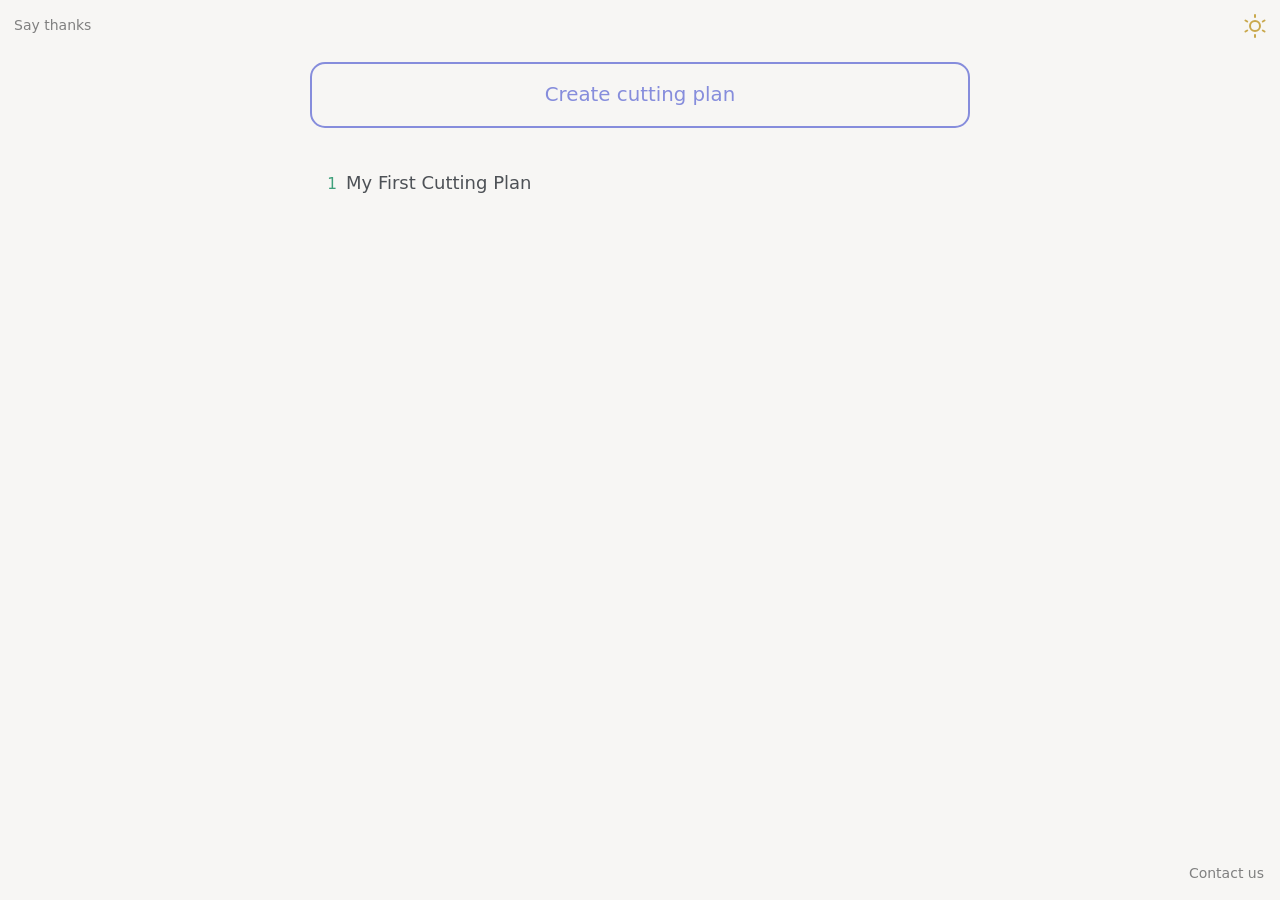
<file: index.html>
<!doctype html>
<html lang="en">
<head>
    <meta charset="UTF-8"/>
    <meta name="viewport" content="width=device-width, initial-scale=1.0, shrink-to-fit=no"/>
    <meta name="mobile-web-app-capable" content="yes"/>
    <meta name="theme-color" content="#262728"/>
    <meta name="msapplication-config" content="none">

    <title data-i18n="appName">whCut</title>

    <link rel="canonical" href="https://yugle7.github.io/wh-cut/"/>
    <link rel="manifest" href="manifest.webmanifest"/>
    <link rel="stylesheet" href="style.css"/>

    <link rel="icon" type="image/png" sizes="192x192" href="icons/icon-192.png">
    <link rel="icon" type="image/svg+xml" href="favicon.svg"/>

    <link rel="apple-touch-icon" href="icons/icon-192.png">
    <link rel="yandex-tableau-widget" href="tableau.json">
</head>

<body>
<article id="main">
    <div id="hello">
        <a
                href="https://pay.cloudtips.ru/p/9e3a23d6"
                target="_blank"
                class="link"
                data-i18n="support"
        ></a>

        <button id="change-theme" class="right">
            <svg class="menu hidden yellow">
                <use href="sprite.svg#sun"></use>
            </svg>
            <svg class="menu hidden blue">
                <use href="sprite.svg#moon"></use>
            </svg>
        </button>
    </div>

    <div class="content">
        <button class="button" id="create-task" data-i18n="createTask"></button>
        <br>
        <ol id="tasks"></ol>
    </div>

    <a class="link ask" href="mailto:yuzhakov.gleb@gmail.com?subject=whCut" data-i18n="mailTo"></a>
</article>

<article id="to-remove-task" class="modal hidden">
    <div>
        <div data-i18n="removeTaskQuestion"></div>
        <div data-key="title" class="big"></div>

        <span class="center">
            <button id="yes-remove-task" class="eye" data-i18n="yes"></button>
            <button id="no-remove-task" class="eye" data-i18n="no"></button>
        </span>
    </div>
</article>

<article id="setting" class="hidden">
    <div>
        <label for="task-title" class="hidden" data-i18n="title"></label>

        <input
                type="text"
                class="big"
                id="task-title"
                data-i18n-placeholder="title"
                inputmode="text"
                autocomplete="off"
                autocapitalize="sentences"
                spellcheck="false"
        />

    </div>

    <div id="update-task"></div>

    <div id="task" class="hidden">
        <form autocomplete="off">
            <div>
                <label for="task-start" data-i18n="start"></label>
                <input type="date" id="task-start" tabindex="1" autocomplete="off"/>
            </div>

            <div>
                <label for="task-finish" data-i18n="finish"></label>
                <input type="date" id="task-finish" tabindex="2" autocomplete="off"/>
            </div>

            <div>
                <label for="task-kerf" data-i18n="kerf"></label>
                <input
                        type="number"
                        inputmode="numeric"
                        id="task-kerf"
                        data-i18n-placeholder="mm"
                        tabindex="3"
                        autocomplete="off"
                />
            </div>

            <label for="task-material" class="hidden" data-i18n="material"></label>
            <input
                    id="task-material"
                    type="text"
                    data-i18n-placeholder="material"
                    tabindex="4"
                    autocomplete="off"
                    autocapitalize="sentences"
                    spellcheck="false"
                    inputmode="text"
            />

            <button
                    type="button"
                    id="save-task"
                    class="create"
                    onclick="toSave()"
                    data-i18n="save"
            ></button>
        </form>
    </div>

    <br/>

    <span class="header wide">
        <span class="big" data-i18n="sheet"></span>

        <button id="to-sheet-tip" class="to-tip">
            <svg class="blue">
                <use href="sprite.svg#tip"></use>
            </svg>
        </button>
    </span>

    <button id="update-sheet" class="header"></button>

    <div id="sheet" class="hidden">
        <form autocomplete="off">
            <section>
                <label for="sheet-width" data-i18n="length"></label>
                <label for="sheet-rotated" data-i18n="rotation"></label>
                <label for="sheet-height" data-i18n="width"></label>

                <span></span>

                <label for="sheet-edge" data-i18n="edge"></label>

                <span></span>

                <label for="sheet-depth" data-i18n="thickness"></label>

                <input
                        type="number"
                        inputmode="numeric"
                        id="sheet-width"
                        data-i18n-placeholder="mm"
                        autocomplete="off"
                        tabindex="1"
                />

                <button type="button" id="sheet-rotated" tabindex="2"></button>

                <input
                        type="number"
                        inputmode="numeric"
                        id="sheet-height"
                        data-i18n-placeholder="mm"
                        autocomplete="off"
                        tabindex="3"
                />

                <svg>
                    <use href="sprite.svg#v"></use>
                </svg>

                <input
                        type="number"
                        inputmode="numeric"
                        id="sheet-edge"
                        data-i18n-placeholder="mm"
                        autocomplete="off"
                        tabindex="4"
                />

                <span></span>

                <input
                        type="number"
                        inputmode="numeric"
                        id="sheet-depth"
                        data-i18n-placeholder="mm"
                        autocomplete="off"
                        tabindex="5"
                />
            </section>

            <button
                    type="button"
                    id="save-sheet"
                    class="create"
                    onclick="toSave()"
                    data-i18n="save"
            ></button>
        </form>
    </div>

    <br/>

    <div class="header">
        <span class="big wide" data-i18n="scraps"></span>

        <button id="add-scrap" class="head">
            <svg class="yellow">
                <use href="sprite.svg#plus"></use>
            </svg>
        </button>
    </div>

    <ol id="scraps"></ol>

    <div class="header">
        <span class="wide"></span>

        <button id="create-scrap" class="create" data-i18n="add"></button>
    </div>

    <br/>

    <div class="header">
        <span class="big wide" data-i18n="edgings"></span>

        <button id="add-edging" class="head">
            <svg class="yellow">
                <use href="sprite.svg#plus"></use>
            </svg>
        </button>
    </div>

    <ol id="edgings"></ol>

    <div class="header">
        <span class="wide"></span>

        <button id="create-edging" class="create" data-i18n="add"></button>
    </div>

    <br/>

    <div class="header">
        <span class="wide">
            <span class="big" data-i18n="rolls"></span>

            <button id="to-roll-tip" class="to-tip">
                <svg class="blue">
                    <use href="sprite.svg#tip"></use>
                </svg>
            </button>
        </span>

        <button id="add-roll" class="head">
            <svg class="yellow">
                <use href="sprite.svg#plus"></use>
            </svg>
        </button>
    </div>

    <ol id="rolls"></ol>

    <div class="header">
        <span class="wide"></span>

        <button id="create-roll" class="create" data-i18n="add"></button>
    </div>

    <br/>

    <div class="header">
        <span class="big wide" data-i18n="pieces"></span>

        <button id="add-piece" class="head">
            <svg class="yellow">
                <use href="sprite.svg#plus"></use>
            </svg>
        </button>
    </div>

    <ol id="pieces"></ol>

    <div class="header">
        <span class="wide"></span>

        <button id="create-piece" class="create" data-i18n="add"></button>
    </div>

    <br/>

    <div class="setting">
        <button class="button" data-i18n="cut"></button>
        <button id="remove-task" class="center eye red action" data-i18n="deleteTask"></button>
    </div>

    <br/>

    <nav>
        <button id="to-main">
            <svg class="green">
                <use href="sprite.svg#left"></use>
            </svg>
        </button>

        <button id="to-cutting">
            <svg class="yellow">
                <use href="sprite.svg#cutting"></use>
            </svg>
        </button>

        <label for="to-cutting" class="right" data-i18n="fastCut"></label>
        <span id="no-cutting" class="right small red"></span>
    </nav>

    <div class="hidden">
        <div id="scrap">
            <form autocomplete="off">
                <section>
                    <label for="scrap-width" data-i18n="length"></label>

                    <span></span>

                    <label for="scrap-height" data-i18n="width"></label>

                    <span></span>

                    <label for="scrap-edge" data-i18n="edge"></label>

                    <span></span>

                    <label for="scrap-count" data-i18n="quantity"></label>

                    <input
                            type="number"
                            inputmode="numeric"
                            id="scrap-width"
                            data-i18n-placeholder="mm"
                            autocomplete="off"
                            tabindex="1"
                    />

                    <svg class="icon">
                        <use href="sprite.svg#x"></use>
                    </svg>

                    <input
                            type="number"
                            inputmode="numeric"
                            id="scrap-height"
                            data-i18n-placeholder="mm"
                            autocomplete="off"
                            tabindex="2"
                    />

                    <svg class="icon">
                        <use href="sprite.svg#v"></use>
                    </svg>

                    <input
                            type="number"
                            inputmode="numeric"
                            id="scrap-edge"
                            data-i18n-placeholder="mm"
                            autocomplete="off"
                            tabindex="3"
                    />

                    <span></span>

                    <input
                            type="number"
                            inputmode="numeric"
                            id="scrap-count"
                            data-i18n-placeholder="pcs"
                            autocomplete="off"
                            tabindex="4"
                    />
                </section>

                <button
                        type="button"
                        id="delete-scrap"
                        class="delete"
                        onclick="toDelete(event)"
                        data-i18n="delete"
                ></button>
            </form>
        </div>

        <div id="edging">
            <form autocomplete="off">
                <section>
                    <label for="edging-line" data-i18n="line"></label>

                    <span></span>

                    <label for="edging-thick" data-i18n="thickness"></label>

                    <button id="edging-line" tabindex="1"></button>

                    <span></span>

                    <input
                            type="number"
                            inputmode="numeric"
                            step="0.1"
                            id="edging-thick"
                            data-i18n-placeholder="mm"
                            autocomplete="off"
                            tabindex="2"
                    />
                </section>

                <label for="edging-text" class="hidden" data-i18n="description"></label>

                <textarea
                        id="edging-text"
                        data-i18n-placeholder="description"
                        tabindex="2"
                        autocomplete="off"
                ></textarea>

                <button
                        type="button"
                        id="delete-edging"
                        class="delete"
                        onclick="toDelete(event)"
                        data-i18n="delete"
                ></button>
            </form>
        </div>

        <div id="roll">
            <form autocomplete="off">
                <section>
                    <label for="roll-edging" data-i18n="edging"></label>

                    <label class="left" data-i18n="innerOuter"></label>

                    <label for="roll-inner" class="hidden" data-i18n="inner"></label>
                    <label for="roll-outer" class="hidden" data-i18n="outer"></label>

                    <span></span>

                    <button id="roll-edging" tabindex="1"></button>

                    <div>
                        <svg class="icon">
                            <use href="sprite.svg#v"></use>
                        </svg>

                        <input
                                type="number"
                                inputmode="numeric"
                                step="0.1"
                                id="roll-inner"
                                data-i18n-placeholder="mm"
                                autocomplete="off"
                                tabindex="2"
                        />

                        <span class="pad">-</span>

                        <input
                                type="number"
                                inputmode="numeric"
                                step="0.1"
                                id="roll-outer"
                                data-i18n-placeholder="mm"
                                autocomplete="off"
                                tabindex="3"
                        />
                    </div>

                    <span></span>
                </section>

                <button
                        type="button"
                        id="delete-roll"
                        class="delete"
                        onclick="toDelete(event)"
                        data-i18n="delete"
                ></button>
            </form>
        </div>

        <div id="piece">
            <form autocomplete="off">
                <section>
                    <label for="piece-width" data-i18n="length"></label>
                    <label for="piece-rotated" data-i18n="rotation"></label>
                    <label for="piece-height" data-i18n="width"></label>

                    <span></span>

                    <label
                            for="piece-extra"
                            data-i18n="extra"
                    ></label>

                    <label
                            for="piece-count"
                            data-i18n="quantity"
                    ></label>

                    <input
                            type="number"
                            inputmode="numeric"
                            id="piece-width"
                            data-i18n-placeholder="mm"
                            autocomplete="off"
                            tabindex="1"
                    />

                    <button
                            type="button"
                            id="piece-rotated"
                            tabindex="2"
                    ></button>

                    <input
                            type="number"
                            inputmode="numeric"
                            id="piece-height"
                            data-i18n-placeholder="mm"
                            autocomplete="off"
                            tabindex="3"
                    />

                    <span></span>

                    <button
                            id="piece-extra"
                            tabindex="4"
                    ></button>

                    <input
                            type="number"
                            inputmode="numeric"
                            id="piece-count"
                            data-i18n-placeholder="pcs"
                            autocomplete="off"
                            tabindex="5"
                    />

                    <button id="piece-edging-up" tabindex="6"></button>

                    <span></span>

                    <button id="piece-edging-left" tabindex="8"></button>

                    <span></span>
                    <span></span>
                    <span></span>

                    <button
                            id="piece-edging-down"
                            tabindex="7"
                    ></button>

                    <span></span>

                    <button id="piece-edging-right" tabindex="9"></button>

                    <span></span>
                    <span></span>
                    <span></span>
                </section>

                <label for="piece-text" class="hidden" data-i18n="description"></label>

                <textarea
                        id="piece-text"
                        data-i18n-placeholder="description"
                        tabindex="10"
                ></textarea>

                <button
                        type="button"
                        id="delete-piece"
                        class="delete"
                        onclick="toDelete(event)"
                        data-i18n="delete"
                ></button>
            </form>
        </div>
    </div>
</article>

<article id="cutting" class="hidden">
    <div id="drop"></div>

    <div id="gutter">
        <div></div>
    </div>

    <div class="wrapper">
        <div id="take"></div>
    </div>

    <nav>
        <button id="to-setting">
            <svg class="yellow">
                <use href="sprite.svg#left"></use>
            </svg>
        </button>

        <button id="download-cutting">
            <svg class="green">
                <use href="sprite.svg#download"></use>
            </svg>
        </button>
        <label for="download-cutting" class="hidden"></label>

        <span class="right"></span>
        <button id="rotate-piece">
            <svg>
                <use href="sprite.svg#rotate"></use>
            </svg>
        </button>

        <button id="cut-direction">
            <svg>
                <use href="sprite.svg#direction"></use>
            </svg>
        </button>

        <button id="fast-cut">
            <svg>
                <use href="sprite.svg#cut"></use>
            </svg>
        </button>

        <button id="clear-cutting">
            <svg>
                <use href="sprite.svg#clear"></use>
            </svg>
        </button>

        <button id="to-cut-tip" class="to-tip">
            <svg class="blue">
                <use href="sprite.svg#tip"></use>
            </svg>
        </button>
    </nav>

    <button id="slow-cut" class="eye hidden" data-i18n="slowCut"></button>
</article>

<div id="print"></div>

<div id="cut-overlay">
    <div class="spinner"></div>
</div>

<div id="tip-overlay">
    <div id="tip">
        <button id="close-tip" class="yellow">OK</button>
    </div>
</div>

<div id="modal" hidden>
    <div class="dialog" role="dialog" aria-modal="true">
        <p id="question"></p>
        <div class="actions">
            <button id="confirm" data-i18n="yes"></button>
            <button id="cancel" data-i18n="no"></button>
        </div>
    </div>
</div>


<div class="hidden">
    <section id="cut-tip">
        <p>
            <svg>
                <use href="sprite.svg#rotate"></use>
            </svg>
            —
            <span data-i18n="cutTipRotate"></span>
        </p>

        <p>
            <svg>
                <use href="sprite.svg#direction"></use>
            </svg>
            —
            <span data-i18n="cutTipDirection"></span>
        </p>

        <p>
            <svg>
                <use href="sprite.svg#cut"></use>
            </svg>
            —
            <span data-i18n="cutTipAuto"></span>
        </p>

        <p>
            <svg>
                <use href="sprite.svg#clear"></use>
            </svg>
            —
            <span data-i18n="cutTipClear"></span>
        </p>

        <small data-i18n="cutTipNote"></small>
    </section>

    <section id="roll-tip">
        <p>
            <span data-i18n="rollTipEdging"></span>
            —
            <span data-i18n="rollTipEdgingText"></span>
        </p>

        <p>
            <span data-i18n="rollTipInner"></span>
            —
            <span data-i18n="rollTipInnerText"></span>
        </p>

        <p>
            <span data-i18n="rollTipOuter"></span>
            —
            <span data-i18n="rollTipOuterText"></span>
        </p>

        <small data-i18n="rollTipNote"></small>
    </section>

    <section id="sheet-tip">
        <p>
            <span data-i18n="sheetTipRotation"></span>
            —
            <span data-i18n="sheetTipRotationText"></span>
        </p>

        <p>
            <span data-i18n="sheetTipEdge"></span>
            —
            <span data-i18n="sheetTipEdgeText"></span>
        </p>
    </section>
</div>

<script src="data.js"></script>
<script src="script.js"></script>

<script>
    if (navigator.serviceWorker) {
        navigator.serviceWorker
            .register("/wh-cut/sw.js", {
                scope: "/wh-cut/",
                updateViaCache: "none"
            })
            .then((reg) => {
                reg.update();

                if (reg.waiting) {
                    reg.waiting.postMessage("skipWaiting");
                }

                navigator.serviceWorker.addEventListener(
                    "controllerchange",
                    () => {
                        window.location.reload();
                    }
                );
            });
    }
</script>

</body>
</html>
</file>
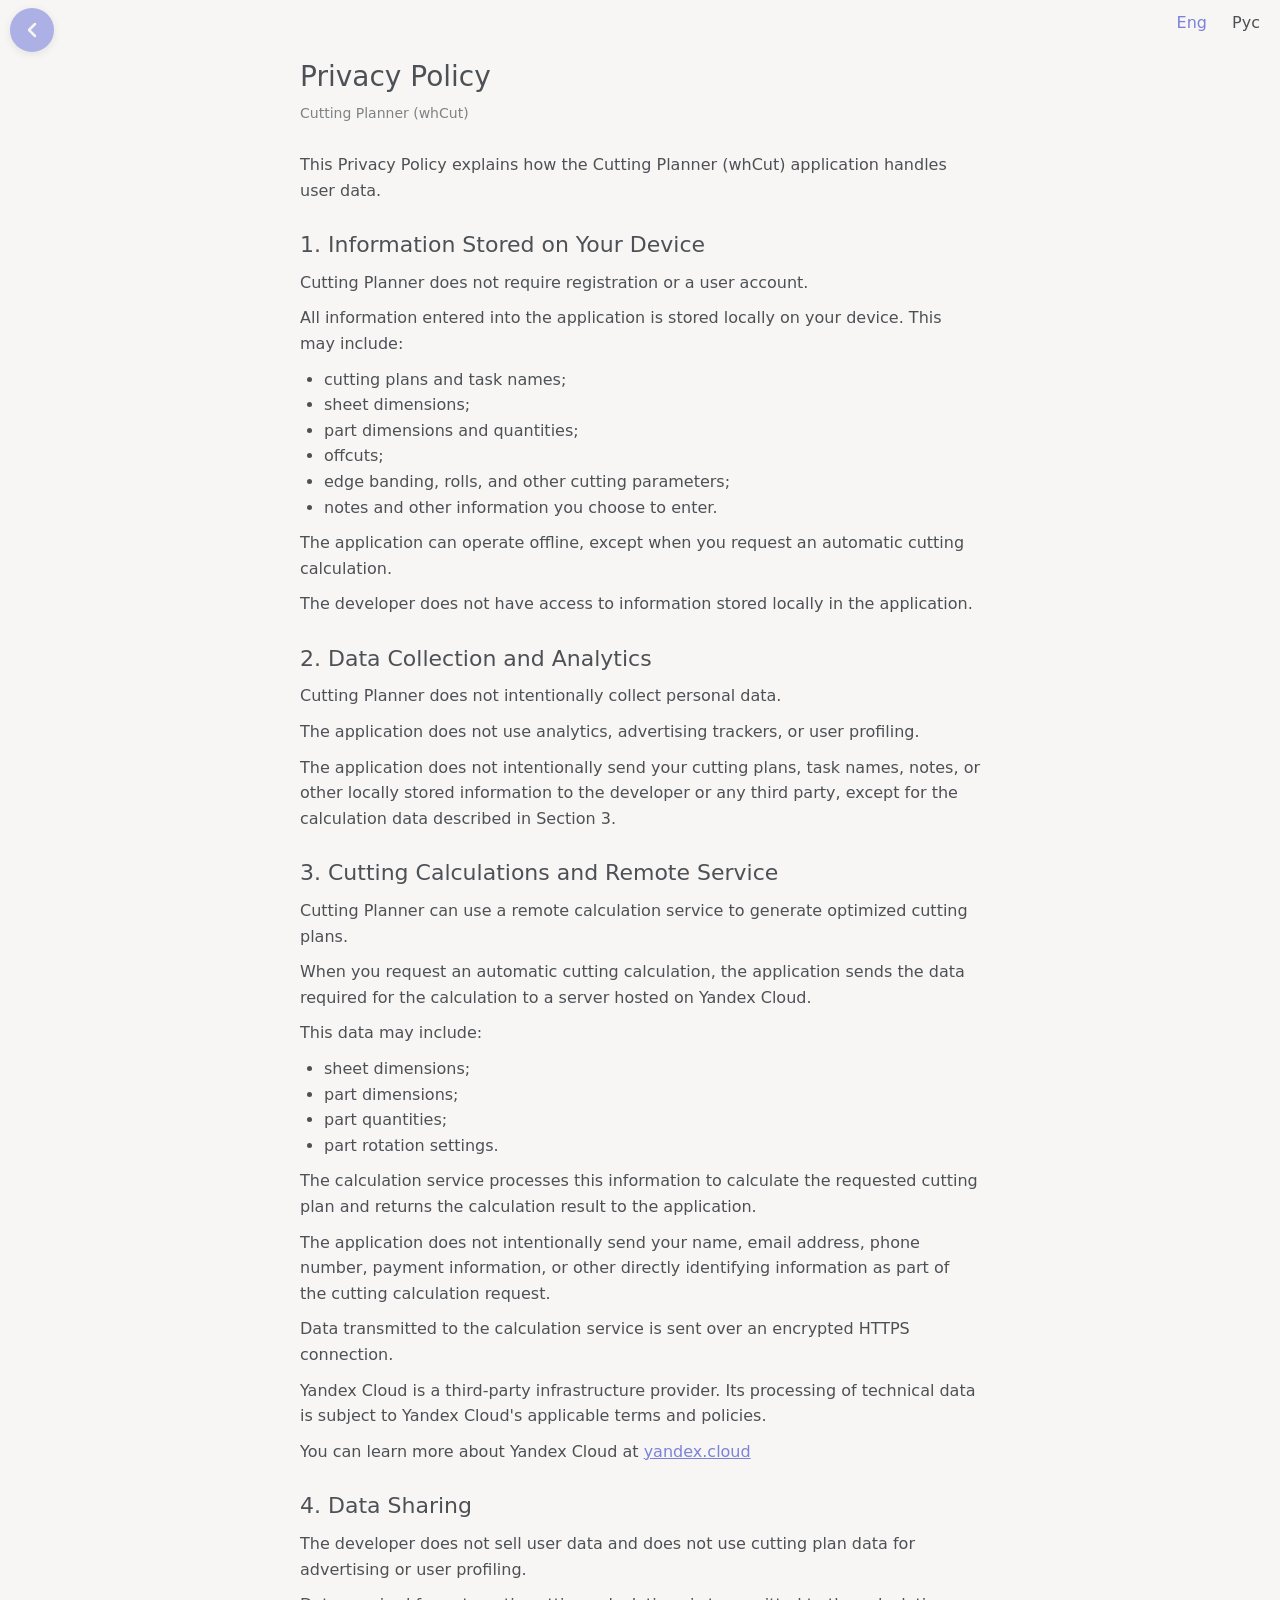
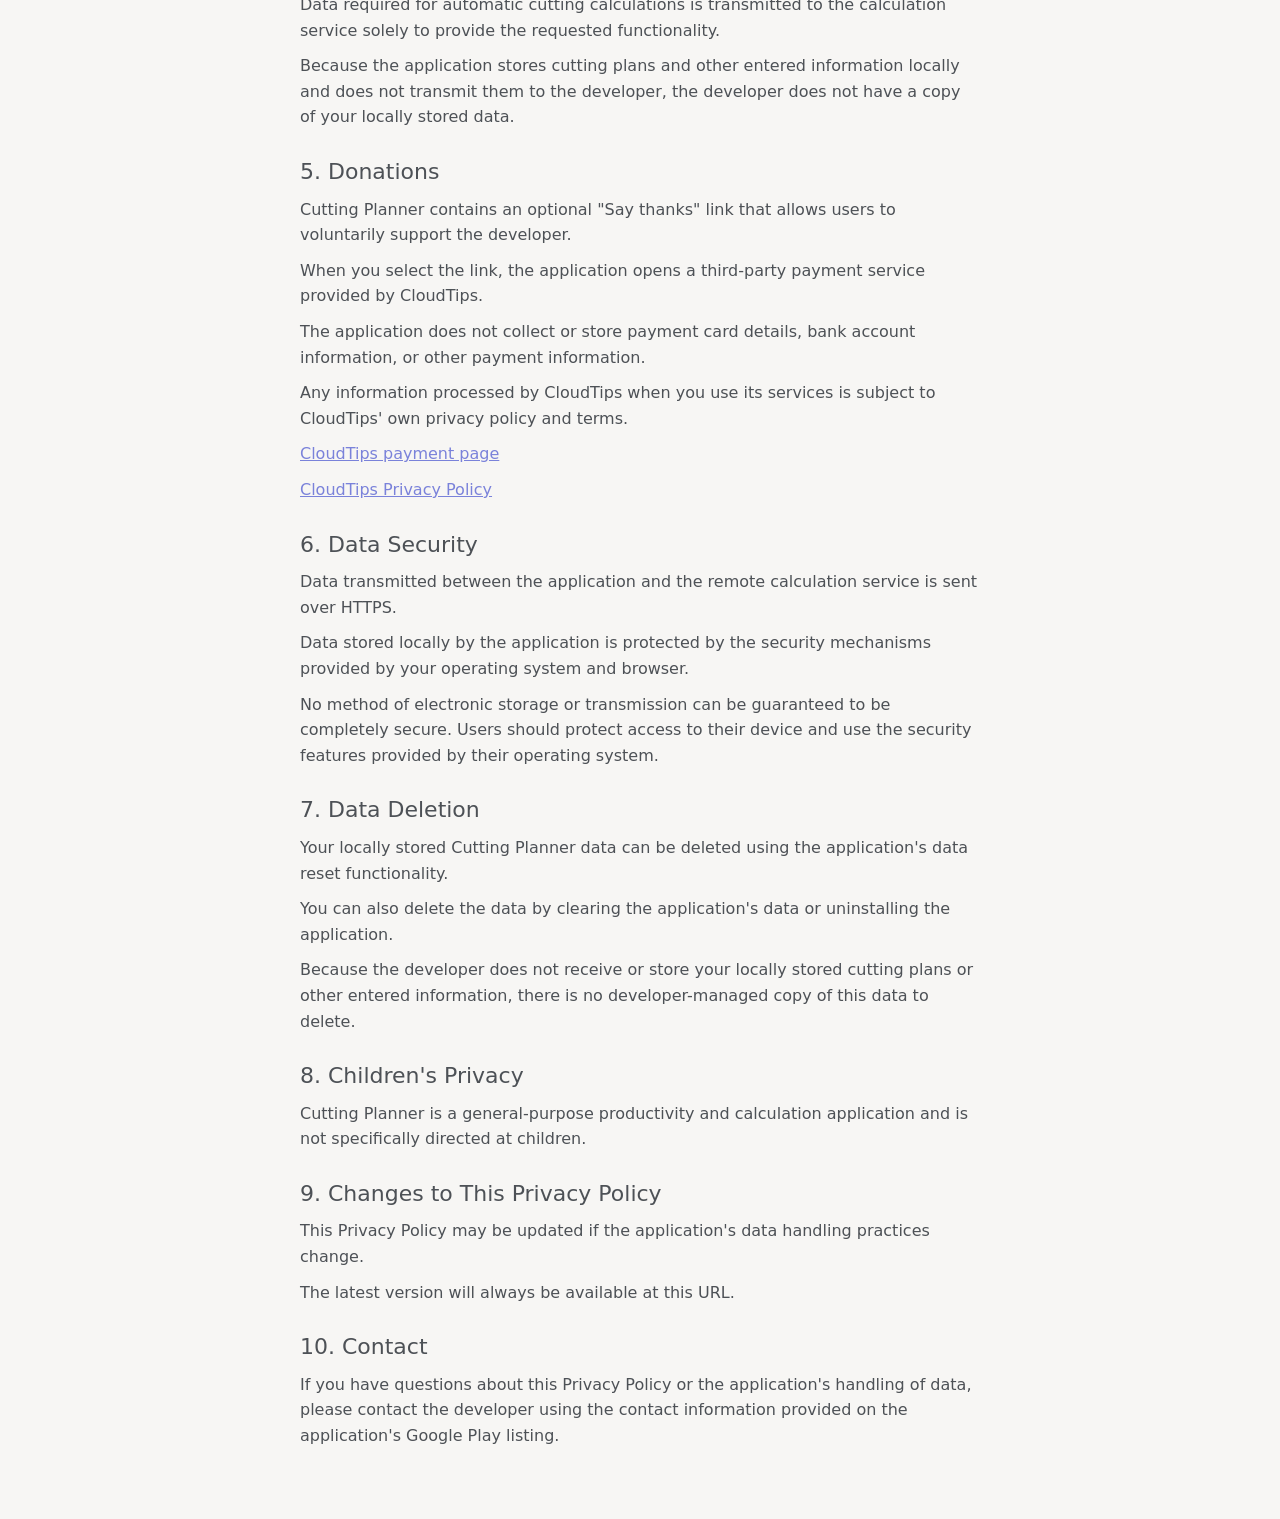
<file: privacy.html>
<!doctype html>
<html lang="en">
<head>
    <meta charset="UTF-8"/>
    <meta name="viewport" content="width=device-width, initial-scale=1.0"/>

    <meta
        name="description"
        content="Privacy Policy for Cutting Planner (whCut)"
    />

    <meta name="theme-color" content="#eae8e5"/>

    <title>Privacy Policy for Cutting Planner (whCut)</title>

    <style>
        :root {
            --bg: #f7f6f4;
            --text: #4d5156;
            --head: white;
            --line: #e7e7e7;
            --fade: #fafafa;

            --green: #4aaf8c;
            --blue: #7a82da;
            --red: #c97b72;
            --yellow: #c9a84c;

            --accent: var(--blue);
        }

        @media (prefers-color-scheme: dark) {
            :root {
                --bg: #2a2a2a;
                --text: #c8c8c8;
                --head: #333333;
                --line: #444444;
                --fade: #363636;

                --accent: var(--yellow);
            }
        }

        * {
            box-sizing: border-box;
            font-weight: normal;
        }

        html,
        body {
            margin: 0;
            padding: 0;
        }

        body {
            background: var(--bg);
            color: var(--text);
            font-family: system-ui, -apple-system, BlinkMacSystemFont, "Segoe UI", Roboto, Helvetica, Arial, sans-serif;
            line-height: 1.6;
        }

        main {
            width: min(720px, calc(100% - 32px));
            margin: 0 auto;
            padding: 40px 0;
        }

        h1 {
            margin: 0 0 8px;
            font-size: 28px;
            line-height: 1.2;
        }

        h2 {
            margin: 28px 0 10px;
            font-size: 22px;
            line-height: 1.3;
        }

        p {
            margin: 10px 0;
        }

        ul {
            margin: 10px 0;
            padding-left: 24px;
        }

        .updated {
            opacity: .7;
            font-size: 14px;
            margin-bottom: 28px;
        }

        a {
            color: var(--accent);
        }

        article {
            padding: 20px;
        }

        @media (max-width: 600px) {
            main {
                width: min(100% - 20px, 720px);
                padding: 40px 0;
            }

            h1 {
                font-size: 26px;
            }

            h2 {
                font-size: 20px;
            }

            body {
                padding-top: 24px;
            }
        }

        nav {
            position: fixed;
            right: 10px;
            top: 0;
            z-index: 9999;
        }

        button {
            font: inherit;
            border: 0;
            background: none;
            color: inherit;
            cursor: pointer;
            -webkit-tap-highlight-color: transparent;
            padding: 10px;
        }

        #back {
            position: fixed;
            top: 8px;
            left: 10px;
            z-index: 9999;

            width: 44px;
            height: 44px;
            border-radius: 50%;

            display: flex;
            align-items: center;
            justify-content: center;

            background: var(--accent);
            opacity: 0.6;
            color: var(--bg);
            backdrop-filter: blur(6px);
            -webkit-backdrop-filter: blur(6px);
            box-shadow: 0 2px 8px rgba(0, 0, 0, 0.15);

            text-decoration: none;
            transition: background 0.2s ease, transform 0.15s ease;
        }

        button:active {
            transform: scale(0.92);
        }

        .selected {
            color: var(--accent);
        }

        .hidden {
            display: none !important;
        }
    </style>
</head>

<body>

<main>
    <button id="back" onclick="goBack()" aria-label="Back">
        <svg
            viewBox="0 0 24 24"
            width="24"
            height="24"
            fill="none"
            stroke="currentColor"
            stroke-width="2.5"
            stroke-linecap="round"
            stroke-linejoin="round"
        >
            <polyline points="15 18 9 12 15 6"></polyline>
        </svg>
    </button>

    <nav>
        <button class="selected" data-id="eng">Eng</button>
        <button data-id="rus">Рус</button>
    </nav>

    <article id="eng">
        <h1>Privacy Policy</h1>

        <div class="updated">
            Cutting Planner (whCut)
        </div>

        <p>
            This Privacy Policy explains how the Cutting Planner (whCut)
            application handles user data.
        </p>

        <h2>1. Information Stored on Your Device</h2>

        <p>
            Cutting Planner does not require registration or a user account.
        </p>

        <p>
            All information entered into the application is stored
            locally on your device. This may include:
        </p>

        <ul>
            <li>cutting plans and task names;</li>
            <li>sheet dimensions;</li>
            <li>part dimensions and quantities;</li>
            <li>offcuts;</li>
            <li>edge banding, rolls, and other cutting parameters;</li>
            <li>notes and other information you choose to enter.</li>
        </ul>

        <p>
            The application can operate offline, except when you request
            an automatic cutting calculation.
        </p>

        <p>
            The developer does not have access to information stored
            locally in the application.
        </p>

        <h2>2. Data Collection and Analytics</h2>

        <p>
            Cutting Planner does not intentionally collect personal data.
        </p>

        <p>
            The application does not use analytics, advertising trackers,
            or user profiling.
        </p>

        <p>
            The application does not intentionally send your cutting plans,
            task names, notes, or other locally stored information to the
            developer or any third party, except for the calculation data
            described in Section 3.
        </p>

        <h2>3. Cutting Calculations and Remote Service</h2>

        <p>
            Cutting Planner can use a remote calculation service to generate
            optimized cutting plans.
        </p>

        <p>
            When you request an automatic cutting calculation, the
            application sends the data required for the calculation to a
            server hosted on Yandex Cloud.
        </p>

        <p>
            This data may include:
        </p>

        <ul>
            <li>sheet dimensions;</li>
            <li>part dimensions;</li>
            <li>part quantities;</li>
            <li>part rotation settings.</li>
        </ul>

        <p>
            The calculation service processes this information to calculate
            the requested cutting plan and returns the calculation result
            to the application.
        </p>

        <p>
            The application does not intentionally send your name, email
            address, phone number, payment information, or other directly
            identifying information as part of the cutting calculation
            request.
        </p>

        <p>
            Data transmitted to the calculation service is sent over an
            encrypted HTTPS connection.
        </p>

        <p>
            Yandex Cloud is a third-party infrastructure provider.
            Its processing of technical data is subject to Yandex Cloud's
            applicable terms and policies.
        </p>

        <p>
            You can learn more about Yandex Cloud at
            <a
                href="https://yandex.cloud/"
                target="_blank"
                rel="noopener noreferrer"
            >
                yandex.cloud
            </a>
        </p>

        <h2>4. Data Sharing</h2>

        <p>
            The developer does not sell user data and does not use cutting
            plan data for advertising or user profiling.
        </p>

        <p>
            Data required for automatic cutting calculations is transmitted
            to the calculation service solely to provide the requested
            functionality.
        </p>

        <p>
            Because the application stores cutting plans and other entered
            information locally and does not transmit them to the developer,
            the developer does not have a copy of your locally stored data.
        </p>

        <h2>5. Donations</h2>

        <p>
            Cutting Planner contains an optional "Say thanks" link that
            allows users to voluntarily support the developer.
        </p>

        <p>
            When you select the link, the application opens a third-party
            payment service provided by CloudTips.
        </p>

        <p>
            The application does not collect or store payment card details,
            bank account information, or other payment information.
        </p>

        <p>
            Any information processed by CloudTips when you use its services
            is subject to CloudTips' own privacy policy and terms.
        </p>

        <p>
            <a
                href="https://pay.cloudtips.ru/p/9e3a23d6"
                target="_blank"
                rel="noopener noreferrer"
            >
                CloudTips payment page
            </a>
        </p>

        <p>
            <a
                href="https://cloudtips.ru/privacy"
                target="_blank"
                rel="noopener noreferrer"
            >
                CloudTips Privacy Policy
            </a>
        </p>

        <h2>6. Data Security</h2>

        <p>
            Data transmitted between the application and the remote
            calculation service is sent over HTTPS.
        </p>

        <p>
            Data stored locally by the application is protected by the
            security mechanisms provided by your operating system and
            browser.
        </p>

        <p>
            No method of electronic storage or transmission can be
            guaranteed to be completely secure. Users should protect access
            to their device and use the security features provided by their
            operating system.
        </p>

        <h2>7. Data Deletion</h2>

        <p>
            Your locally stored Cutting Planner data can be deleted using
            the application's data reset functionality.
        </p>

        <p>
            You can also delete the data by clearing the application's data
            or uninstalling the application.
        </p>

        <p>
            Because the developer does not receive or store your locally
            stored cutting plans or other entered information, there is no
            developer-managed copy of this data to delete.
        </p>

        <h2>8. Children's Privacy</h2>

        <p>
            Cutting Planner is a general-purpose productivity and calculation
            application and is not specifically directed at children.
        </p>

        <h2>9. Changes to This Privacy Policy</h2>

        <p>
            This Privacy Policy may be updated if the application's data
            handling practices change.
        </p>

        <p>
            The latest version will always be available at this URL.
        </p>

        <h2>10. Contact</h2>

        <p>
            If you have questions about this Privacy Policy or the
            application's handling of data, please contact the developer
            using the contact information provided on the application's
            Google Play listing.
        </p>
    </article>

    <article id="rus" class="hidden">
        <h1>Политика конфиденциальности</h1>

        <div class="updated">
            Это Раскрой (whCut)
        </div>

        <p>
            Настоящая Политика конфиденциальности объясняет, как приложение
            «Это Раскрой» обрабатывает пользовательские данные.
        </p>

        <h2>1. Информация, хранящаяся на устройстве</h2>

        <p>
            Для работы «Это Раскрой» не требуется регистрация или учетная
            запись.
        </p>

        <p>
            Вся информация, введенная в приложение, хранится локально на
            вашем устройстве. Она может включать:
        </p>

        <ul>
            <li>планы раскроя и названия заданий;</li>
            <li>размеры листов;</li>
            <li>размеры и количества деталей;</li>
            <li>обрезки;</li>
            <li>кромку, рулоны и другие параметры раскроя;</li>
            <li>заметки и другую информацию, которую вы решите добавить.</li>
        </ul>

        <p>
            Приложение может работать в автономном режиме, за исключением
            случаев, когда вы запрашиваете автоматический расчет раскроя.
        </p>

        <p>
            Разработчик не имеет доступа к информации, хранящейся локально
            в приложении.
        </p>

        <h2>2. Сбор данных и аналитика</h2>

        <p>
            «Это Раскрой» намеренно не собирает персональные данные.
        </p>

        <p>
            Приложение не использует аналитику, рекламные трекеры или
            профилирование пользователей.
        </p>

        <p>
            Приложение намеренно не передает ваши планы раскроя, названия
            заданий, заметки или другую локально хранящуюся информацию
            разработчику или третьим лицам, за исключением данных для
            расчета, описанных в разделе 3.
        </p>

        <h2>3. Расчет раскроя и удаленный сервис</h2>

        <p>
            «Это Раскрой» может использовать удаленный сервис расчета для
            построения оптимизированных планов раскроя.
        </p>

        <p>
            Когда вы запрашиваете автоматический расчет раскроя, приложение
            отправляет данные, необходимые для расчета, на сервер,
            размещенный в Yandex Cloud.
        </p>

        <p>
            Эти данные могут включать:
        </p>

        <ul>
            <li>размеры листов;</li>
            <li>размеры деталей;</li>
            <li>количества деталей;</li>
            <li>настройки поворота деталей.</li>
        </ul>

        <p>
            Сервис расчета обрабатывает эту информацию, чтобы рассчитать
            запрошенный план раскроя, и возвращает результат расчета
            в приложение.
        </p>

        <p>
            Приложение намеренно не отправляет ваше имя, адрес электронной
            почты, номер телефона, платежную информацию или другие
            непосредственно идентифицирующие сведения в составе запроса
            на расчет раскроя.
        </p>

        <p>
            Данные, передаваемые в сервис расчета, отправляются по
            зашифрованному соединению HTTPS.
        </p>

        <p>
            Yandex Cloud является сторонним поставщиком инфраструктуры.
            Обработка технических данных на его стороне регулируется
            применимыми условиями и политиками Yandex Cloud.
        </p>

        <p>
            Подробнее о Yandex Cloud можно узнать на
            <a
                href="https://yandex.cloud/"
                target="_blank"
                rel="noopener noreferrer"
            >
                yandex.cloud
            </a>
        </p>

        <h2>4. Передача данных</h2>

        <p>
            Разработчик не продает данные пользователей и не использует
            данные планов раскроя для рекламы или профилирования
            пользователей.
        </p>

        <p>
            Данные, необходимые для автоматического расчета раскроя,
            передаются в сервис расчета исключительно для предоставления
            запрошенной функциональности.
        </p>

        <p>
            Поскольку приложение хранит планы раскроя и другую введенную
            информацию локально и не передает их разработчику,
            у разработчика нет копии ваших локально хранящихся данных.
        </p>

        <h2>5. Пожертвования</h2>

        <p>
            В «Это Раскрой» присутствует необязательная ссылка
            «Поблагодарить», позволяющая пользователям добровольно
            поддержать разработчика.
        </p>

        <p>
            При выборе этой ссылки приложение открывает сторонний платежный
            сервис CloudTips.
        </p>

        <p>
            Приложение не собирает и не хранит данные банковских карт,
            банковских счетов или другую платежную информацию.
        </p>

        <p>
            Любая информация, обрабатываемая CloudTips при использовании его
            сервисов, регулируется собственной политикой конфиденциальности
            и условиями CloudTips.
        </p>

        <p>
            <a
                href="https://pay.cloudtips.ru/p/9e3a23d6"
                target="_blank"
                rel="noopener noreferrer"
            >
                Страница оплаты CloudTips
            </a>
        </p>

        <p>
            <a
                href="https://cloudtips.ru/privacy"
                target="_blank"
                rel="noopener noreferrer"
            >
                Политика конфиденциальности CloudTips
            </a>
        </p>

        <h2>6. Безопасность данных</h2>

        <p>
            Данные, передаваемые между приложением и удаленным сервисом
            расчета, отправляются по HTTPS.
        </p>

        <p>
            Данные, хранящиеся локально в приложении, защищаются механизмами
            безопасности, предоставляемыми операционной системой и браузером
            вашего устройства.
        </p>

        <p>
            Ни один способ электронного хранения или передачи данных не
            может гарантировать абсолютную безопасность. Пользователь должен
            защищать доступ к своему устройству и использовать
            предусмотренные операционной системой средства безопасности.
        </p>

        <h2>7. Удаление данных</h2>

        <p>
            Ваши локально сохраненные данные «Это Раскрой» можно удалить
            с помощью функции сброса данных в приложении.
        </p>

        <p>
            Также данные можно удалить путем очистки данных приложения или
            удаления приложения.
        </p>

        <p>
            Поскольку разработчик не получает и не хранит ваши локально
            сохраненные планы раскроя или другую введенную информацию,
            отдельной копии этих данных на стороне разработчика не существует.
        </p>

        <h2>8. Конфиденциальность детей</h2>

        <p>
            «Это Раскрой» является приложением общего назначения для
            расчетов и продуктивности и не предназначено специально для
            детей.
        </p>

        <h2>9. Изменения в Политике конфиденциальности</h2>

        <p>
            Настоящая Политика конфиденциальности может обновляться при
            изменении способов обработки данных приложением.
        </p>

        <p>
            Актуальная версия Политики конфиденциальности всегда будет
            доступна по этому URL.
        </p>

        <h2>10. Контакты</h2>

        <p>
            Если у вас есть вопросы о настоящей Политике конфиденциальности
            или об обработке данных приложением, свяжитесь с разработчиком,
            используя контактную информацию, указанную на странице приложения
            в Google Play.
        </p>
    </article>
</main>

<script>
    function goBack() {
        if (window.history.length > 1) {
            window.history.back();
            return;
        }

        window.location.href = 'https://yugle7.github.io/wh-cut/';
    }

    const nav = document.querySelector('nav');
    let language = nav.firstElementChild;

    nav.onclick = (e) => {
        const button = e.target.closest('button');
        if (!button || button === language) return;

        language.classList.remove('selected');
        document.getElementById(language.dataset.id).classList.add('hidden');

        language = button;

        document.getElementById(language.dataset.id).classList.remove('hidden');
        language.classList.add('selected');
    };
</script>

</body>
</html>
</file>
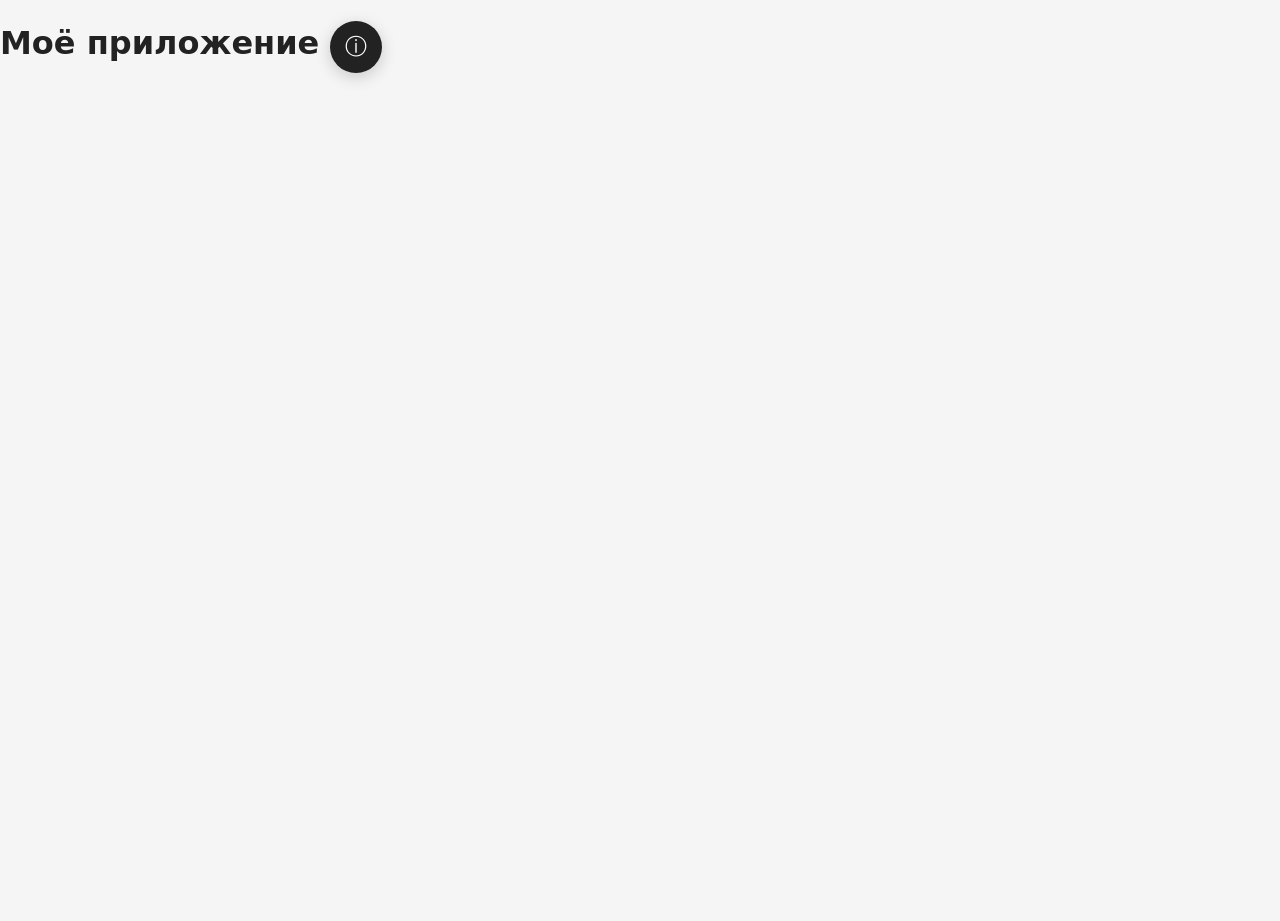
<file: dev/delete.html>
<!DOCTYPE html>
<html lang="ru">
<head>
    <meta charset="UTF-8">
    <meta name="viewport" content="width=device-width, initial-scale=1.0">

    <title>Моё приложение</title>

    <style>
        * {
            box-sizing: border-box;
        }

        body {
            margin: 0;
            min-height: 100vh;
            font-family: system-ui, -apple-system, BlinkMacSystemFont, "Segoe UI", sans-serif;
            background: #f5f5f5;
            color: #222;
        }

        /* Кнопка обратной связи */
        .open {
            width: 52px;
            height: 52px;

            border: 0;
            border-radius: 50%;

            background: #222;
            color: white;

            font-size: 22px;
            cursor: pointer;

            box-shadow: 0 4px 16px rgba(0, 0, 0, .18);
            transition: transform .15s ease, background .15s ease;
        }

        .open:hover {
            transform: scale(1.05);
            background: #333;
        }

        .open:active {
            transform: scale(.95);
        }

        /* Затемнение */
        #overlay {
            position: fixed;
            inset: 0;
            width: 100%;
            height: 100%;

            display: none;
            align-items: center;
            justify-content: center;

            padding: 20px;
            background: rgba(0, 0, 0, .35);
        }

        #overlay.opened {
            display: flex;
        }

        /* Окно */
        .tip {
            position: relative;

            width: min(100%, 400px);

            padding: 24px;

            border-radius: 18px;
            background: white;

            box-shadow: 0 16px 50px rgba(0, 0, 0, .2);
        }

        .tip h2 {
            margin: 0 0 20px;
            font-size: 21px;
        }

        /* Закрыть */
        .close {
            position: absolute;
            top: 12px;
            right: 12px;

            width: 32px;
            height: 32px;

            border: 0;
            border-radius: 50%;

            background: transparent;
            color: #777;

            font-size: 22px;
            line-height: 1;

            cursor: pointer;
        }

        .close:hover {
            background: #f0f0f0;
        }
    </style>
</head>

<body>

<main>
    <h1>Моё приложение
        <button id="open-tip" class="open">&#9432;</button>
    </h1>
</main>

<div class="overlay" id="overlay">
    <div class="tip">
        <button id="close-tip" class="close" aria-label="Закрыть">×</button>
        <div>Подсказка</div>
    </div>
</div>


<script>
    const openTipButton = document.getElementById('open-tip');
    const closeTipButton = document.getElementById('close-tip');
    const overlay = document.getElementById('overlay');

    // Открыть
    openTipButton.addEventListener('click', () => overlay.classList.add('opened'));

    // Закрыть
    const close = () => overlay.classList.remove('opened');

    closeTipButton.addEventListener('click', close);

    // Закрытие по клику на фон
    overlay.addEventListener('click', (event) => {
        if (event.target === overlay) close();
    });

    // Закрытие по Escape
    document.addEventListener('keydown', (event) => {
        if (event.key === 'Escape') close();
    });
</script>

</body>
</html>
</file>
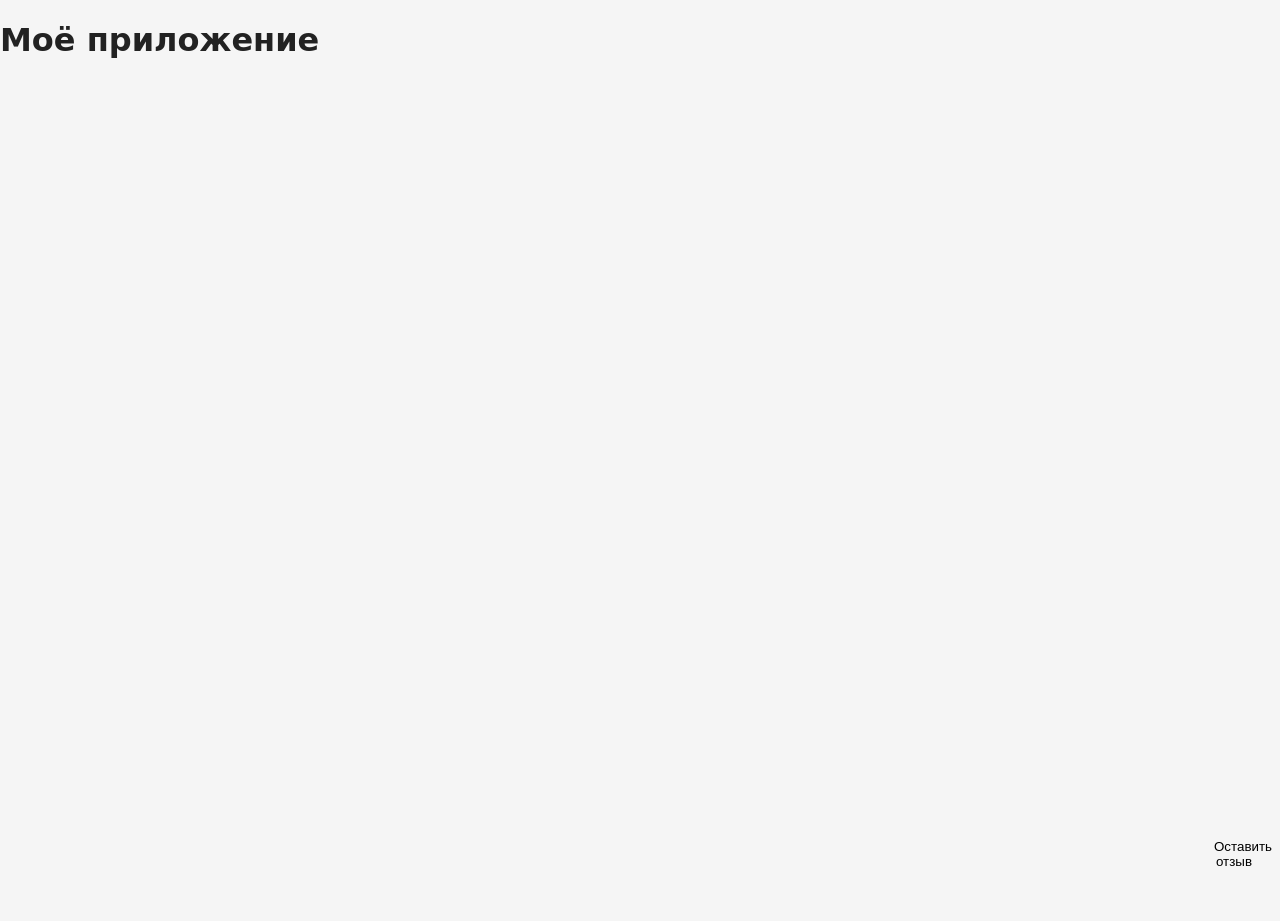
<file: dev/feedback.html>
<!DOCTYPE html>
<html lang="ru">
<head>
    <meta charset="UTF-8">
    <meta name="viewport" content="width=device-width, initial-scale=1.0">

    <title>Моё приложение</title>

    <style>
        * {
            box-sizing: border-box;
        }

        body {
            margin: 0;
            min-height: 100vh;
            font-family: system-ui, -apple-system, BlinkMacSystemFont, "Segoe UI", sans-serif;
            background: #f5f5f5;
            color: #222;
        }

        /* Кнопка обратной связи */
        .feedback-button {
            position: fixed;
            right: 20px;
            bottom: 20px;

            width: 52px;
            height: 52px;
            border: 0;
            background: transparent;
            cursor: pointer;
            transition: transform .15s ease;
        }

        .feedback-button:hover {
            transform: scale(1.05);
        }

        .feedback-button:active {
            transform: scale(.95);
        }


        /* Затемнение */
        .overlay {
            position: fixed;
            inset: 0;

            display: none;
            align-items: center;
            justify-content: center;

            padding: 20px;

            background: rgba(0, 0, 0, .35);
        }

        .overlay.open {
            display: flex;
        }


        /* Окно */
        .feedback {
            position: relative;

            width: min(100%, 400px);

            padding: 24px;

            border-radius: 18px;
            background: white;

            box-shadow: 0 16px 50px rgba(0, 0, 0, .2);
        }

        .feedback h2 {
            margin: 0 0 20px;
            font-size: 21px;
        }


        /* Закрыть */
        .close {
            position: absolute;
            top: 12px;
            right: 12px;

            width: 32px;
            height: 32px;

            border: 0;
            border-radius: 50%;

            background: transparent;
            color: #777;

            font-size: 22px;
            line-height: 1;

            cursor: pointer;
        }

        .close:hover {
            background: #f0f0f0;
        }


        /* Оценка */
        .rating {
            display: flex;
            gap: 8px;

            margin-bottom: 20px;
        }

        .rating button {
            flex: 1;

            height: 42px;

            border: 1px solid #ddd;
            border-radius: 9px;

            background: white;
            color: #555;

            font-size: 16px;
            cursor: pointer;
        }

        .rating button:hover {
            background: #f5f5f5;
        }

        .rating button.selected {
            border-color: #222;
            background: #222;
            color: white;
        }


        /* Сообщение */
        textarea {
            width: 100%;
            min-height: 110px;

            padding: 12px;

            resize: vertical;

            border: 1px solid #ddd;
            border-radius: 10px;

            font: inherit;
            outline: none;
        }

        textarea:focus {
            border-color: #999;
        }


        /* Отправить */
        .submit {
            width: 100%;

            margin-top: 14px;
            padding: 12px;

            border: 0;
            border-radius: 10px;

            background: #222;
            color: white;

            font: inherit;
            cursor: pointer;
        }

        .submit:hover {
            background: #333;
        }

        .submit:disabled {
            opacity: .5;
            cursor: default;
        }
    </style>
</head>

<body>

<!-- Здесь ваше приложение -->
<main>
    <h1>Моё приложение</h1>
</main>


<!-- Кнопка обратной связи -->
<button
        class="feedback-button"
        id="open-feedback"
        aria-label="Обратная связь"
        title="Обратная связь"
>
    Оставить отзыв
</button>


<!-- Форма -->
<div class="overlay" id="overlay">
    <div class="feedback">

        <button
                class="close"
                id="close-feedback"
                aria-label="Закрыть"
        >
            ×
        </button>

        <h2>Обратная связь</h2>

        <div class="rating" id="rating">
            <button type="button" data-rating="1">1</button>
            <button type="button" data-rating="2">2</button>
            <button type="button" data-rating="3">3</button>
            <button type="button" data-rating="4">4</button>
            <button type="button" data-rating="5">5</button>
        </div>

        <textarea
                id="feedback-message"
                placeholder="Ваше сообщение..."
        ></textarea>

        <button
                class="submit"
                id="submit-feedback"
                disabled
        >
            Отправить
        </button>

    </div>
</div>


<script>
    const openFeedbackButton = document.getElementById('open-feedback');
    const closeFeedbackButton = document.getElementById('close-feedback');
    const overlay = document.getElementById('overlay');

    const rating = document.getElementById('rating');
    const feedbackMessageText = document.getElementById('feedback-message');
    const submitFeedbackButton = document.getElementById('submit-feedback');

    let selectedRating = null;


    // Открыть
    openFeedbackButton.addEventListener('click', () => {
        overlay.classList.add('open');
        feedbackMessageText.focus();
    });


    // Закрыть
    function close() {
        overlay.classList.remove('open');
    }

    closeFeedbackButton.addEventListener('click', close);


    // Закрытие по клику на фон
    overlay.addEventListener('click', (event) => {
        if (event.target === overlay) close();
    });


    // Закрытие по Escape
    document.addEventListener('keydown', (event) => {
        if (event.key === 'Escape') close();
    });


    // Выбор оценки
    rating.addEventListener('click', (event) => {
        const button = event.target.closest('button');
        if (!button) return;

        selectedRating = Number(button.dataset.rating);

        rating.querySelectorAll('button').forEach(button => {
            button.classList.toggle(
                'selected',
                Number(button.dataset.rating) === selectedRating
            );
        });

        updateSubmitState();
    });


    // Можно отправлять после выбора оценки
    function updateSubmitState() {
        submitFeedbackButton.disabled = selectedRating === null;
    }


    // Отправка
    submitFeedbackButton.addEventListener('click', () => {
        if (selectedRating === null) return;

        const feedback = {
            id: crypto.randomUUID(),
            rating: selectedRating,
            message: feedbackMessageText.value.trim(),
            createdAt: new Date().toISOString()
        };


        /*
         * Пока вместо сервера используем localStorage.
         *
         * Позже здесь можно сделать:
         *
         * await fetch('/api/feedback', {
         *     method: 'POST',
         *     headers: {
         *         'Content-Type': 'application/json'
         *     },
         *     body: JSON.stringify(feedback)
         * });
         */

        const saved = JSON.parse(
            localStorage.getItem('feedback') || '[]'
        );

        saved.push(feedback);

        localStorage.setItem(
            'feedback',
            JSON.stringify(saved)
        );


        // Очистка формы
        selectedRating = null;

        rating.querySelectorAll('button').forEach(button => {
            button.classList.remove('selected');
        });

        feedbackMessageText.value = '';

        updateSubmitState();

        // Закрываем окно
        close();
    });
</script>

</body>
</html>
</file>
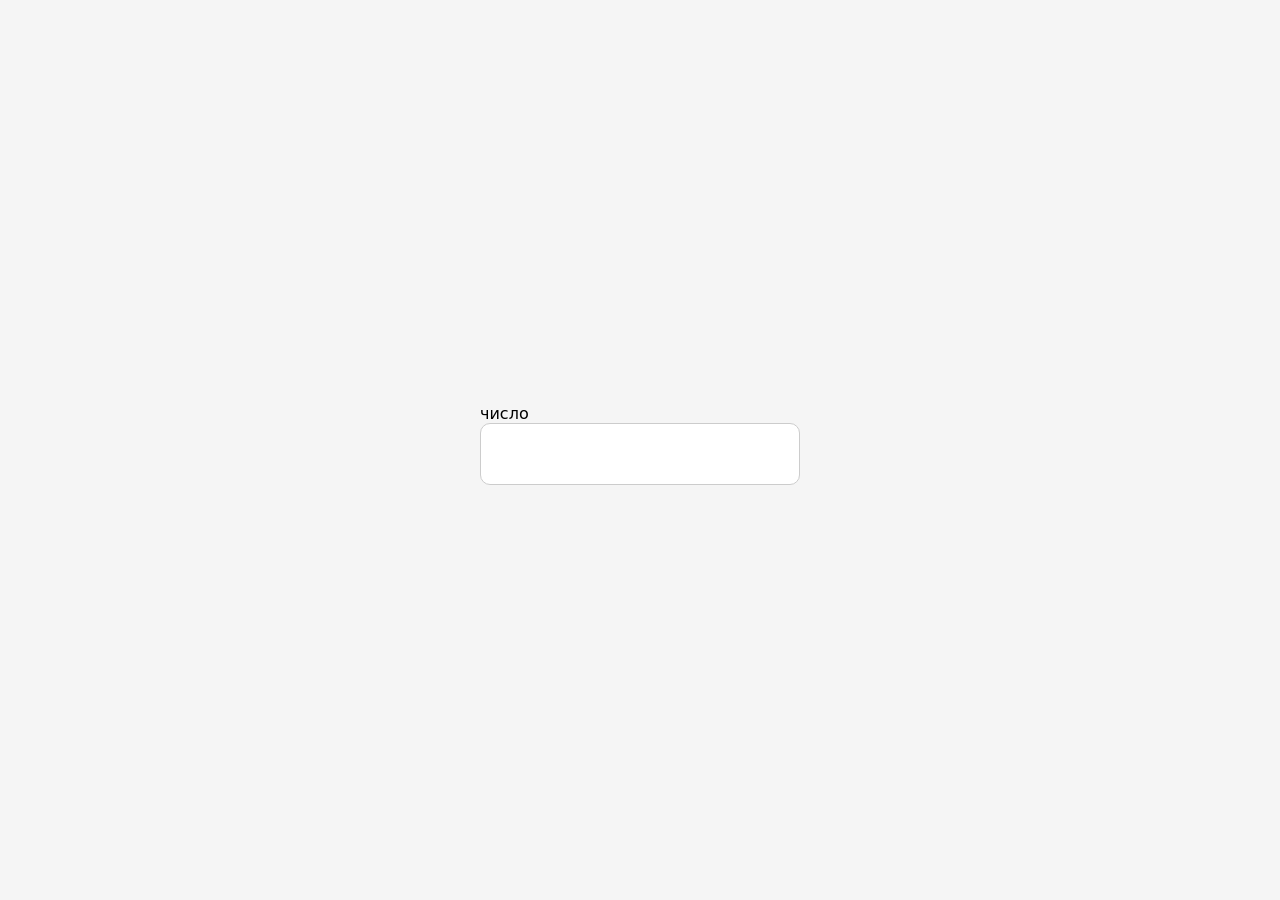
<file: dev/keyboard.html>
<!doctype html>
<html lang="ru">
<head>
    <meta charset="UTF-8">
    <meta name="viewport" content="width=device-width, initial-scale=1">

    <title>Числовой ввод</title>

    <style>
        * {
            box-sizing: border-box;
        }

        body {
            margin: 0;
            min-height: 100vh;
            display: grid;
            place-items: center;
            font-family: system-ui, sans-serif;
            background: #f5f5f5;
        }

        main {
            width: min(320px, 90vw);
            position: relative;
            z-index: 1; /* чтобы контент был над оверлеем, если он появится */
        }

        #value {
            width: 100%;
            margin-bottom: 12px;
            padding: 14px;
            border: 1px solid #ccc;
            border-radius: 10px;
            font-size: 28px;
            text-align: right;
            background: white;
        }

        /* Затемняющий фон (оверлей) */
        .overlay {
            position: fixed;
            top: 0;
            left: 0;
            width: 100%;
            height: 100%;
            background: rgba(0, 0, 0, 0.3);
            z-index: 999;
            display: none;
            opacity: 0;
            transition: opacity 0.3s ease;
        }

        .overlay.visible {
            display: block;
            opacity: 1;
        }

        /* Клавиатура – фиксирована внизу */
        #keyboard {
            position: fixed;
            bottom: 0;
            left: 0;
            width: 100%;
            background: #f5f5f5;
            padding: 12px 8px;
            box-shadow: 0 -2px 10px rgba(0, 0, 0, 0.2);
            z-index: 1000;

            display: none;
            grid-template-columns: repeat(5, 1fr);
            gap: 8px;

            /* Анимация выезда снизу */
            transform: translateY(100%);
            transition: transform 0.3s ease;
        }

        #keyboard.visible {
            display: grid;
            transform: translateY(0);
        }

        button {
            height: 58px;
            border: 0;
            border-radius: 10px;
            background: white;
            font-size: 22px;
            cursor: pointer;
            box-shadow: 0 1px 3px #0002;
            -webkit-tap-highlight-color: transparent;
            touch-action: manipulation;
        }

        button:active {
            transform: scale(0.97);
            background: #eee;
        }

        /* Чтобы на десктопе поле не мешало */
        @media (pointer: fine) {
            #keyboard,
            .overlay {
                display: none !important;
            }
        }
    </style>
</head>

<body>

<main>
    <label for="value">число</label>
    <input
        id="value"
        type="number"
        inputmode="decimal"
        autocomplete="off"
    >

    <!-- Оверлей для затемнения -->
    <div class="overlay" id="overlay"></div>

    <!-- Кастомная клавиатура -->
    <div id="keyboard">
        <button data-key="1">1</button>
        <button data-key="2">2</button>
        <button data-key="3">3</button>
        <button data-key="0">0</button>
        <button data-key=",">,</button>

        <button data-key="4">4</button>
        <button data-key="5">5</button>
        <button data-key="6">6</button>
        <button data-action="plus">+</button>
        <button data-action="backspace">x</button>

        <button data-key="7">7</button>
        <button data-key="8">8</button>
        <button data-key="9">9</button>
        <button data-action="minus">−</button>
        <button class="done" data-action="done">o</button>
    </div>
</main>

<script>
    const input = document.querySelector('#value');
    const keyboard = document.querySelector('#keyboard');
    const overlay = document.querySelector('#overlay');

    // Определяем touch-устройство (планшет / телефон)
    const isTouchDevice = true; //window.matchMedia('(pointer: coarse)').matches && window.matchMedia('(hover: none)').matches;

    if (isTouchDevice) {
        // Меняем тип поля на text, чтобы удобно управлять вводом
        input.setAttribute('type', 'text');

        // Показываем клавиатуру и оверлей при фокусе
        input.addEventListener('focus', () => {
            keyboard.classList.add('visible');
            overlay.classList.add('visible');
        });

        // Скрываем при потере фокуса
        input.addEventListener('blur', () => {
            keyboard.classList.remove('visible');
            overlay.classList.remove('visible');
        });

        // Клик по оверлею = потеря фокуса (скрывается клавиатура)
        overlay.addEventListener('pointerdown', (e) => {
            e.preventDefault();
            input.blur();
        });

        // Вспомогательные функции для работы с числом
        const getValue = () => parseFloat(input.value.replace(',', '.')) || 0;
        const setValue = (value) => input.value = value.toString().replace('.', ',');

        const addKey = (key) => {
            if (key === ',' && input.value.includes(',')) return;
            if (input.value === '0' && key !== ',') {
                input.value = key;
            } else {
                input.value += key;
            }
        };

        // Обработка нажатий на кнопки клавиатуры
        keyboard.addEventListener('pointerdown', (e) => {
            const button = e.target.closest('button');
            if (!button) return;

            e.preventDefault(); // предотвращаем случайную потерю фокуса

            const key = button.dataset.key;
            const action = button.dataset.action;

            if (key !== undefined) {
                addKey(key);
            } else if (action === 'backspace') {
                input.value = input.value.slice(0, -1);
                if (!input.value) input.value = '0';
            } else if (action === 'plus') {
                setValue(getValue() + 1);
            } else if (action === 'minus') {
                setValue(getValue() - 1);
            } else if (action === 'done') {
                input.blur(); // скрывает клавиатуру и оверлей
            }

            // Триггерим событие input для возможных обработчиков
            input.dispatchEvent(new Event('input', { bubbles: true }));
        });

        // Дополнительно: если пользователь тапнет вне оверлея, но не по полю,
        // мы не хотим случайно скрывать – это уже делает blur.
        // Но оверлей перехватывает клики, поэтому скрытие будет только при клике на оверлей.
    }
</script>

</body>
</html>
</file>
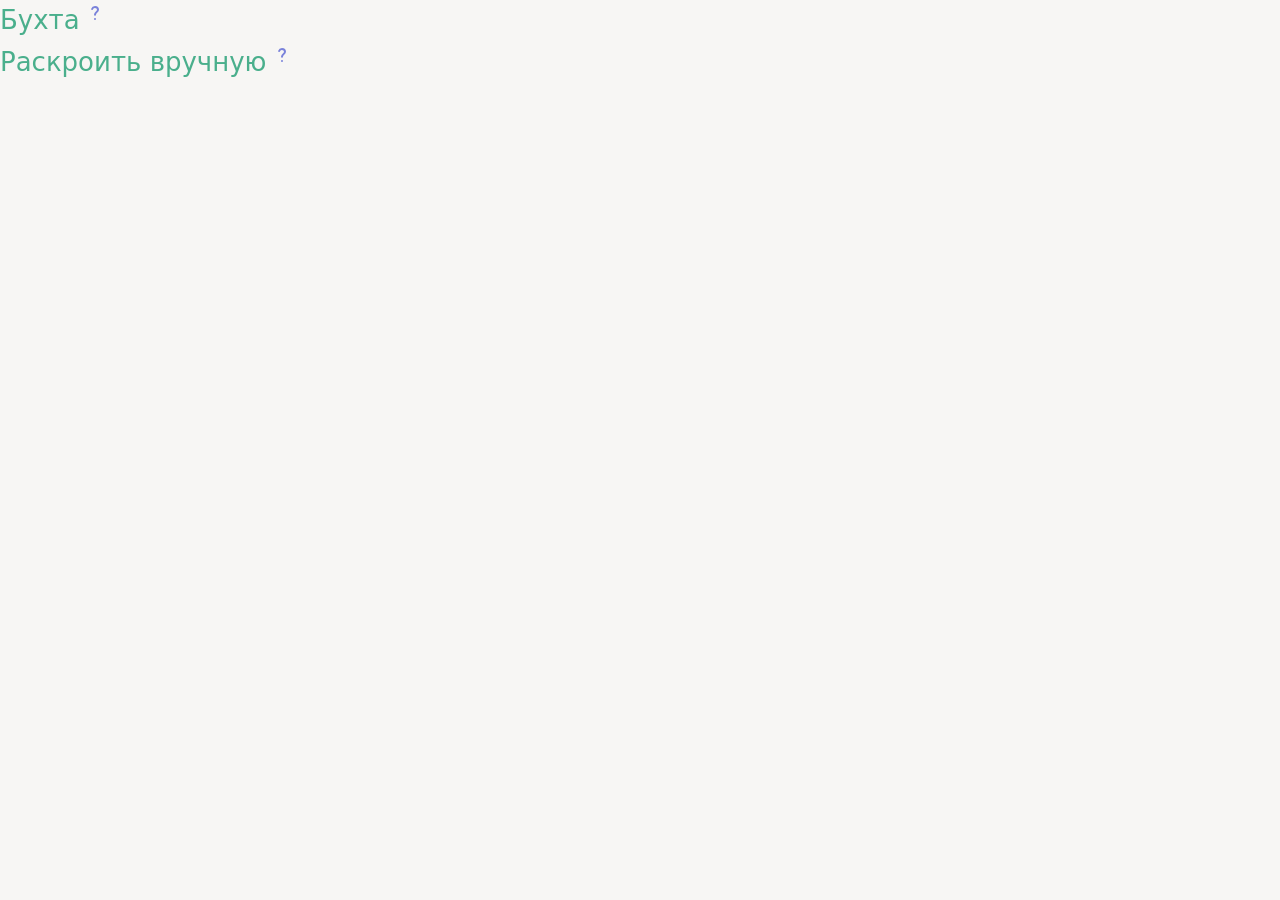
<file: dev/tips.html>
<!DOCTYPE html>
<html lang="ru">
<head>
    <meta charset="UTF-8">
    <meta name="viewport" content="width=device-width, initial-scale=1.0">

    <title>Моё приложение</title>

    <link rel="stylesheet" href="../style.css"/>

    <style>


        .to-tip {
            width: 30px;
            height: 24px;

            color: var(--blue);
            cursor: pointer;
            align-self: start;
            justify-content: center;
            font-size: 24px;
            line-height: 1;
        }

        #tip-overlay {
            position: fixed;
            inset: 0;
            width: 100%;
            height: 100%;

            display: none;
            align-items: center;
            justify-content: center;

            padding: 20px;
            opacity: 1;
            background-color: rgba(128, 128, 128, .3);
        }

        #tip {
            position: relative;
            width: min(100%, 700px);
            background: var(--bg-header);
            padding: 20px;
            border-radius: 18px;
            box-shadow: 0 16px 50px var(--shadow);
        }

        h3 {
            margin-bottom: 10px;
            font-size: 21px;
            color: var(--blue);
            line-height: 1;
        }

        #close-tip {
            position: absolute;
            top: 0;
            right: 0;
            cursor: pointer;
        }

        p {
            padding-top: 10px;
        }

        p > span {
            color: var(--blue);
            display: inline;
        }

        small {
            display: block;
            padding-top: 20px;
            font-size: 14px;
            color: gray;
        }
    </style>
</head>

<body>

<main>
    <span class="big">Бухта
        <button id="to-roll-tip" class="to-tip">
            <svg class="blue">
                <use href="../sprite.svg#tip"></use>
            </svg>
        </button>
    </span>
    <span class="big">Раскроить вручную
        <button id="to-cut-tip" class="to-tip">
            <svg class="blue">
                <use href="../sprite.svg#tip"></use>
            </svg>
        </button>
    </span>
</main>

<div id="tip-overlay">
    <div id="tip" class="tip">
        <button id="close-tip" aria-label="Закрыть">
            <svg class="menu">
                <use href="../sprite.svg#x"></use>
            </svg>
        </button>
    </div>
</div>

<div id="tips" class="hidden">
    <section id="cut-tip">
        <h3>Раскрой вручную</h3>
        <p>Управление размещением деталей:</p>
        <p><span>Направление реза</span> — задает направление волокон для новых деталей.
            Если выбрана деталь, меняет направление реза только у нее</p>
        <p><span>Поворот</span> — поворачивает выбранную деталь на 90°,
            если для нее разрешен поворот</p>
        <p><span>Раскроить</span> — автоматически размещает все неразмещенные детали на листах</p>
        <p><span>Очистить</span> — убирает все детали с листов и возвращает их в список неразмещенных</p>
        <small>Автоматическое размещение может занять некоторое время.</small>
    </section>
    <section id="roll-tip">
        <h3>Расчет длины кромки</h3>
        <p>Укажите размеры рулона кромочной ленты:</p>
        <p><span>Внутренний диаметр</span> — диаметр отверстия втулки (картонного сердечника)</p>
        <p><span>Внешний диаметр</span> — полный диаметр бухты с намотанной лентой</p>
        <p><span>Тип кромки</span> — учитывает плотность намотки ленты</p>
        <small>
            Расчет — приблизительный.
            Рекомендуется брать ленту с запасом.
        </small>
    </section>
</div>


<script>
    // const htmlElement = document.documentElement;
    //
    // const dark = true;
    // htmlElement.setAttribute('data-theme', dark ? 'dark' : 'light');

    const closeTipButton = document.getElementById('close-tip');
    const tipOverlayScreen = document.getElementById('tip-overlay');

    const tipModal = document.getElementById('tip');

    const openTip = () => tipOverlayScreen.style.display = 'flex';
    const closeTip = () => {
        tipOverlayScreen.style.display = 'none';
        tipModal.lastElementChild.remove();
    }

    for (const q of document.getElementsByClassName('to-tip')) {
        q.onclick = (e) => {
            e.stopPropagation();
            tipModal.appendChild(document.getElementById(q.id.slice(3)));
            openTip();
        };
    }

    closeTipButton.onclick = closeTip;
    tipOverlayScreen.onclick = (e) => {
        if (e.target === tipOverlayScreen) closeTip();
    };
    document.addEventListener('keydown', (event) => {
        if (event.key === 'Escape') closeTip();
    });
</script>

</body>
</html>
</file>
<file: style.css>
:root {
    --bg: #f7f6f4;
    --bg-secondary: #fcfbfa;
    --bg-header: #eae8e5;
    --bg-hover: #faf8f6;
    --text: #4d5156;
    --text-max: #2e3134;
    --head: #eae8e5;
    --line: #e7e7e7;

    --size: 292mm;

    --alpha: rgba(128, 128, 128);
    --shadow: rgba(0, 0, 0, .2);

    --green: #4aaf8c;
    --green-max: #3fa07b;
    --green-min: #007814;
    --blue: #7a82da;
    --blue-max: #6873d9;
    --red: #c97b72;
    --red-max: #dc6d62;
    --red-min: #960000;
    --yellow: #c9a84c;
    --yellow-max: #e0b84a;
    --yellow-min: #646400;

    --saturation: 40%;
    --lightness: 40%;
    --drop-width: 0;

    --border: var(--blue);
    --accent: var(--blue);
}

[data-theme="dark"] {
    --bg: #2a2b2c;
    --bg-secondary: #464748;
    --bg-header: #333333;
    --bg-hover: #1e1f20;
    --text: #c0c1c2;
    --text-max: #dcddde;
    --shadow: rgba(255, 255, 255, .2);
    --line: #444444;

    --green: #5bbf9a;
    --green-max: #4daf87;
    --blue: #8b92e0;
    --blue-max: #7882dd;
    --red: #d68a80;
    --red-max: #e07468;
    --yellow: #d4b45f;
    --yellow-max: #e8c85a;

    --border: var(--yellow);
    --accent: var(--yellow);
}

@font-face {
  font-family: 'Courier New';
  unicode-range: U+0030-0039;
}

* {
    margin: 0;
    padding: 0;
    box-sizing: border-box;
    border: none;
    line-height: 1.6;
    font-size: 18px;
    font-weight: 400;
    font-family: system-ui,
    monospace,
    -apple-system,
    BlinkMacSystemFont,
    "Segoe UI",
    Roboto,
    Oxygen,
    Ubuntu,
    Cantarell,
    "Open Sans Mono",
    "Helvetica Neue",
    sans-serif;
    color: var(--text);
    user-select: none;
    -webkit-tap-highlight-color: transparent;
    font-feature-settings: "zero" 0;
    font-variant-numeric: tabular-nums;
}

html, body {
    overscroll-behavior: none;
    touch-action: pan-y;
}

#cutting * {
    font-size: clamp(14px, 3vw, 18px)
}

*,
*::before,
*::after {
    box-sizing: border-box;
}

*:hover {
    opacity: 1;
}

select,
textarea,
body {
    transition: background 0.35s ease, color 0.35s ease;
}

body {
    background-color: var(--bg);
}

article {
    display: flex;
    flex-direction: column;
    width: 100%;
    height: 100vh;
    overflow-x: hidden;
    margin: 0;
    padding: 0;
}

article > div {
    display: flex;
    flex-direction: column;
}

button {
    display: flex;
    cursor: pointer;
    align-items: center;
    background: transparent;
}

#hello {
    display: flex;
    flex-direction: row;
    justify-content: space-between;
}

.link {
    padding: 14px 16px 16px 14px;

    color: gray;
    font-size: 14px;
}

.link:hover {
    color: var(--yellow);
}

.ask {
    position: fixed;
    right: 0;
    bottom: 0;
}

.content {
    width: 100%;
    max-width: 700px;
    margin: 0 auto;
    padding: 10px 20px 70px;
}

button:focus {
    outline: none;
}

.eye {
    opacity: 1;
}

.eye:hover {
    opacity: 0.8;
}

.space {
    width: 100%;
}

* {
    scroll-margin-top: 60px;
    /*-webkit-text-size-adjust: 100%;*/
}

textarea {
    width: 100%;
    border: none;
    outline: none;
    resize: none;
    overflow: hidden;
    padding-top: 10px;
}


textarea,
input {
    font: inherit;
    border: none;
    outline: none;
    width: auto;
    background: transparent;
}

input[type="number"]::-webkit-inner-spin-button,
input[type="number"]::-webkit-outer-spin-button {
    -webkit-appearance: none;
    margin: 0;
}

input[type="number"] {
    appearance: textfield;
    -webkit-appearance: textfield;
    -moz-appearance: textfield;
}

svg {
    background: transparent;
    stroke-width: 2;
    fill: none;
    stroke-linecap: round;
    stroke-linejoin: round;
    stroke: gray;
}

ol {
    list-style-type: none;
    padding-left: 0;
    width: 100%;
}

button div {
    display: flex;
    flex-direction: row;
}

#setting,
#cutting {
    padding-top: 50px;
}

section > span {
    width: 100%;
    height: 100%;
    display: block;
}

.head {
    justify-content: space-between;
}

.text {
    display: block;
    width: 100%;
    text-align: left;
    padding: 20px;
    white-space: nowrap;
    overflow: hidden;
    text-overflow: "clip";
    opacity: 0.6;
    mask-image: linear-gradient(to right, black 70%, transparent 100%);
    -webkit-mask-image: linear-gradient(to right, black 70%, transparent 100%);
}

.name {
    text-align: left;
    width: 100%;
}

.data {
    white-space: nowrap;
}

.just {
    display: flex;
    gap: 1mm;
    justify-content: center;
    white-space: nowrap;
}

#tip {
    position: fixed;
    width: 100%;
    bottom: 0;
    left: 0;
    z-index: 9999;
    display: flex;
    flex-direction: column;
    align-items: center;
    padding: 20px 20px max(40px, env(safe-area-inset-bottom));
    background: var(--bg);
    border-top: 1px solid var(--line);
    border-radius: 20px 20px 0 0;
    transform: translateY(100%);
    transition: transform 220ms;
}

#tip.open {
    transform: translateY(0);
}

a {
    outline: none;
    text-decoration: none;
}

a, li {
    cursor: pointer;
}

.hidden {
    display: none !important;
}

.hided {
    opacity: 0 !important;
    visibility: hidden !important;
}

/* Цвета */

.yellow {
    stroke: var(--yellow);
    color: var(--yellow);
}

.black {
    stroke: black;
}

.red {
    color: var(--red) !important;
    stroke: var(--red);
}

.green {
    color: var(--green);
    stroke: var(--green);
}

.blue {
    color: var(--blue);
    stroke: var(--blue);
}

/* Навигация */

nav {
    position: fixed;
    top: 0;
    left: 0;
    right: 0;
    display: flex;
    flex-direction: row;
    box-shadow: 0 1px 0 0 var(--bg-secondary);
    background-color: var(--bg-header);
    z-index: 1;
    transition: background 0.35s ease, color 0.35s ease, box-shadow 0.35s ease;
}


#say-thank {
    line-height: 0;
}

.right {
    margin-left: auto;
    max-height: 50px;
}

.left {
    padding-left: 10px;
}

label[for="to-cutting"] {
    padding: 10px 20px 10px 10px;
}

label[for="clear-cut"] > span {
    font-size: 16px !important;
    padding-top: 6px;
    padding-bottom: 10px;
}


#no-cutting {
    padding: 10px 20px 10px 10px;
}

.action {
    padding: 10px;
    font-size: 16px;
}


.button {
    border-color: var(--border);
    color: var(--border);
    border: 2px solid;
    padding: 15px 20px;
    border-radius: 15px;
    font-size: 1.1rem;
    width: 100%;
    opacity: 0.9;
    justify-content: center;
    transition: all 0.3s;
}

.button:hover {
    opacity: 1;
    transform: scale(1.01);
}

.modal {
    position: fixed;
    top: 0;
    left: 0;
    width: 100%;
    height: 100%;
    z-index: 10;
    background: var(--bg);

}

.modal > div {
    width: 100%;
    max-width: 400px;
    padding: 20px;
    display: flex;
    flex-direction: column;
    justify-content: center;
    text-align: center;
    gap: 10px;
    margin: auto;
}

.modal button {
    padding: 10px;
}

/* Заголовки */

svg {
    width: 50px;
    min-width: 50px;
    height: 50px;
    padding: 13px;
}

p > svg {
    width: 24px;
    min-width: 24px;
    height: 24px;
    padding: 0;
    margin-bottom: -6px;
    stroke: var(--blue);
}

.line {
    width: 60px;
    height: 5px;
    padding: 0;
}

.wide {
    width: 100%;
}

.big {
    display: flex;
    color: var(--green);
    font-size: 26px;
}

.medium {
    display: flex;
    color: gray;
    width: 100%;
}

.small {
    text-align: left;
    padding-top: 10px;
    color: var(--blue);
    font-size: 14px;
}

.pad {
    padding: 10px;
}

h1, h2 {
    color: var(--green);
    outline: none;
    border: none;
}

h4 {
    color: gray;
}

h1 {
    font-size: 26px;
    width: fit-content;
}


ol {
    list-style: none;
    counter-reset: item;
    padding-left: 0;
}

/* Список задач */

#tasks li {
    counter-increment: item;
    margin-top: 12px;
}

#tasks li::before {
    content: counter(item) " ";
    color: var(--green-max);
    font-size: 0.85em;
    font-weight: normal;
    display: inline-block;
    text-align: right;
    width: 2.5rem;
    padding-right: 0.5rem;
    margin-left: -0.5rem;
}

/* Настройки раскроя */

.col {
    display: flex;
    flex-direction: column;
    gap: 0;
    width: 100%;
    align-items: center;
}


#to-update-task {
    display: flex;
    flex-direction: column;
    cursor: pointer;
    width: 100%;
    max-width: 600px;
    margin: 0 auto;
    align-items: flex-start;
    padding: 10px 20px;
}

#to-update-task > div {
    justify-content: space-between;
    width: 100%;
    height: 50px;
}


.edited {
    background-color: var(--bg-header);
}

/* Редактор раскроя */

.area {
    display: flex;
    flex-direction: column;
    align-items: flex-start;
    width: 100%;
    padding: 20px;
    max-width: 700px;
    will-change: transform;
}

.selected {
    --lightness: 50%;
    z-index: 10;
}

.selected div {
    color: var(--bg);
}


span,
div {
    display: flex;
    align-items: center;
}


.menu {
    width: 50px;
    min-width: 50px;
    height: 50px;
    padding: 13px;
}

#cutting .icon {
    width: 2rem;
    min-width: 2rem;
    height: 2rem;
    padding: 0.5rem;
}

svg:hover {
    scale: 1.1;
}

svg:active {
    transform: scale(0.92);
    opacity: 0.7;
}

button > svg {
    touch-action: manipulation;
    -webkit-tap-highlight-color: transparent;
    transition: transform 0.1s ease, opacity 0.1s ease;
}


.rotated {
    rotate: 90deg;
}

.row {
    display: flex;
    flex-direction: row;
    line-height: 2;
}

svg {
    cursor: pointer;
    background: transparent;
}

.side {
    background-color: var(--bg);
    position: relative;
    display: flex;
    flex-direction: column;
    overflow-y: auto;
    overflow-x: hidden;
    scrollbar-width: none;
    -ms-overflow-style: none;
    padding-bottom: 10px;
}

select {
    -webkit-appearance: none;
    -moz-appearance: none;
    appearance: none;
}

section button {
    height: 100%;
}

input,
select {
    width: fit-content;
    outline: none;
    vertical-align: middle;
}

/* Кнопки */

.unit {
    display: flex;
    gap: 5px;
}

#gutter {
    background: gray;
    width: 100%;
    height: 6px;
    cursor: row-resize;
    flex-shrink: 0;
    transition: background 0.2s;
    opacity: 0.5;
    touch-action: none;
}

#gutter > div {
    width: 40px;
    height: 100%;
    background: var(--text-max);
}


#gutter:hover,
#gutter .active {
    opacity: 0.7;
}

#cutting {
    display: grid;
    grid-template-rows: 1fr 6px auto;
}


.wrapper {
    width: 100%;
    overflow-x: auto;
    overflow-y: hidden;
}

#take {
    display: inline-flex;
    flex-direction: row;
    gap: 30px;
    padding: 10px 40px;
    align-items: flex-start;
    margin: 0 auto;
    height: 100%;
    min-height: 45px;
}

#drop {
    overflow: auto;
}

.center {
    display: flex;
    align-items: center;
    justify-content: center;
}

.place {
    display: flex;
    flex-direction: column;
    align-items: flex-end;
    touch-action: none;
    will-change: transform;
}

.zone {
    background: var(--bg-secondary);
    background: var(--bg-hover);
    position: relative;
}

.drop {
    background-color: var(--bg-header);
    box-shadow: inset 0 0 0 1px gray;
    position: absolute;
    transition: all 0.2s ease;
}

.drop div {
    opacity: 0.8;
    padding: 1px;
    line-height: 1.2;
}

/* Деталь */

.piece {
    cursor: grab;
    touch-action: none;
    will-change: transform;
    z-index: 10;
    transition: transform 0.05s linear;
}

.take {
    display: flex;
    flex-direction: column;
    align-items: start;
    position: relative;
}

input[type="date"] {
    text-align: right;
    width: 14ch;
    opacity: 0.5;
}

input[type="date"]::-webkit-calendar-picker-indicator,
input[type="date"]::-webkit-clear-button {
    display: none;
}

input[type="text"] {
    width: 100%;
}

input[type="search"]::-webkit-search-cancel-button {
    display: none;
}

.fade {
    opacity: 0.5;
}

/* Формы */

form {
    position: relative;
    display: flex;
    flex-direction: column;
    width: 100%;
    max-width: 600px;
    margin: 0 auto;
    padding: 20px;
}

li > button {
    display: flex;
    flex-direction: row;
    width: 100%;
    max-width: 600px;
    margin: 0 auto;
    padding: 10px 20px;
}

.setting {
    display: flex;
    gap: 20px;
    width: 100%;
    max-width: 600px;
    margin: 0 auto;
    padding: 20px;
}

#task-title {
    width: max-content;
    display: inline-block;
    min-width: 100px;
    max-width: 600px;
    margin: 0 auto;
    padding: 30px 20px 20px;
}

/* Задача */

#update-task > div {
    display: flex;
    justify-content: space-between;
    width: 100%;
    min-height: 50px;
    max-width: 600px;
    margin: 0 auto;
    padding: 10px 20px;
}

#task > form > section {
    display: grid;
    grid-template-columns: 120px 120px auto 50px;
    grid-template-rows: auto auto;
    place-items: center;
    width: 100%;
}

/* Лист */

#update-sheet > div {
    display: grid;
    grid-template-columns: 50px 60px 50px 50px 50px auto 45px;
    place-items: center;
    width: 100%;
}

#sheet > form > section {
    display: grid;
    grid-template-columns: 50px 60px 50px 50px 45px auto 45px;
    grid-template-rows: min-content min-content;
    place-items: center;
    width: 100%;
}

/* Обрезок */

#scraps > li > button > div {
    display: grid;
    grid-template-columns: 50px 50px 50px 50px 45px auto 45px;
    place-items: center;
}

#scrap > form > section {
    display: grid;
    grid-template-columns: 50px 50px 50px 50px 45px auto 45px;
    grid-template-rows: min-content min-content;
    place-items: center;
    width: 100%;
}

/* Кромка */

#edgings > li > button > div {
    display: grid;
    grid-template-columns: 60px auto 60px;
    place-items: center;
}

#edging > form > section {
    display: grid;
    grid-template-columns: 60px auto 60px;
    grid-template-rows: min-content min-content;
    place-items: center;
    width: 100%;
}

/* Рулон */

#rolls > li > button > div {
    display: grid;
    grid-template-columns: 60px 50px max-content auto 60px;
    place-items: center;
}

#roll > form > section {
    display: grid;
    grid-template-columns: 60px max-content auto;
    grid-template-rows: min-content min-content;
    width: 100%;
}

/* Деталь */

#pieces > li > button > div {
    display: grid;
    grid-template-columns: 60px 50px 60px auto 60px 45px;
    place-items: center;
}

#piece > form > section {
    display: grid;
    grid-template-columns: 60px 50px 60px auto 60px 45px;
    grid-template-rows: min-content min-content min-content min-content;
    place-items: center;
    width: 100%;
}


form > div {
    display: flex;
    flex-direction: column;
    width: 100%;
    place-items: flex-start;
    gap: 10px;
}


section > label {
    font-size: 12px;
    opacity: 0.8;
    text-align: center;
}


li > button > div {
    width: 100%;
}

form > div > label {
    width: 100%;
}

#task,
#sheet,
#scrap,
#edging,
#roll,
#piece {
    background: var(--bg-header);
    display: flex;
    flex-direction: column;
}

#scrap .line,
#piece .line {
    margin: 10px 0;
}


input {
    user-select: text;
}

::placeholder {
    opacity: 0.5;
}


.header {
    position: relative;
    min-height: 60px;
    width: 100%;
    max-width: 600px;
    margin: 0 auto;
    display: flex;
    flex-direction: row;
    align-items: center;
    padding: 10px 20px;
}

button > label {
    position: absolute;
    top: 10px;
    right: 20px;
}

nav > label {
    font-size: 14px;
    opacity: 0.8;
    align-self: center;
}

#task > form > div {
    display: flex;
    flex-direction: row;
    justify-content: space-between;
    width: 100%;
    height: 50px;
}

.create {
    color: var(--green);
    justify-content: flex-end;
    font-size: 12px;
}

.delete {
    align-self: flex-end;
    font-size: 12px;
    color: var(--red);
}

/*Модальное окно*/

#delete {
    padding: 10px 16px;
    border: 0;
    border-radius: 8px;
    background: var(--head);
    color: var(--text);
}

#modal {
    position: fixed;
    inset: 0;
    display: grid;
    place-items: center;
    z-index: 10;
    background: #0004;
    opacity: 1;
    transition: opacity 180ms;
}

#modal[hidden] {
    display: none;
    opacity: 0;
}

.dialog {
    display: flex;
    flex-direction: column;
    width: calc(100% - 40px);
    padding: 20px;
    box-sizing: border-box;
    border-radius: 12px;
    background: var(--bg);
    text-align: center;
}

.dialog p {
    margin: 0 0 20px;
}

.actions {
    display: flex;
    gap: 10px;
    width: 100%;
}

.actions button {
    flex: 1;
    border-radius: 12px;
    padding: 20px;
    border: 0;
    line-height: 0;
    background: none;
    color: inherit;
    cursor: pointer;
    -webkit-tap-highlight-color: transparent;
    justify-content: center;
}

#confirm {
    background: var(--accent);
    color: var(--bg);
}

#cancel {
    background: var(--bg-header);
    color: var(--text);
}

/* Экран ожидания */

#cut-overlay {
    position: fixed;
    inset: 0;
    background: var(--bg);
    opacity: 0.5;
    z-index: 99999;
    display: none;
    justify-content: center;
    align-items: center;
    pointer-events: auto;
}

.spinner {
    width: 32px;
    height: 32px;

    border: 3px solid gray;
    border-top-color: var(--text-max);
    border-radius: 50%;

    animation: spin .8s linear infinite;
}

@keyframes spin {
    to {
        transform: rotate(360deg);
    }
}


textarea,
input {
    field-sizing: content;
}


.to-tip {
    width: 30px;
    height: 24px;

    color: var(--blue);
    cursor: pointer;
    align-self: start;
    justify-content: center;
    line-height: 1;
}

/*#tip-overlay {*/
/*    position: fixed;*/
/*    inset: 0;*/
/*    width: 100%;*/
/*    height: 100%;*/

/*    display: none;*/
/*    align-items: center;*/
/*    justify-content: center;*/
/*    z-index: 99999;*/

/*    opacity: 1;*/
/*    background-color: rgba(128, 128, 128, .3);*/
/*}*/

#tip-overlay {
    position: fixed;
    inset: 0;
    z-index: 10;
    background: #0004;
    opacity: 0;
    visibility: hidden;
    transition: opacity 180ms;
}

#tip-overlay.open {
    opacity: 1;
    visibility: visible;
}

#close-tip {
    position: absolute;
    bottom: 0;
    right: 0;
    cursor: pointer;
    padding: 20px;
    line-height: 0;
}

p {
    padding-bottom: 10px;
}

p > span:first-child {
    color: var(--blue);
}

p > span {
    display: inline;
}

small {
    display: block;
    padding-top: 10px;
    font-size: 14px;
    color: gray;
}


/* Печать */

#print * {
    font-family: system-ui, -apple-system, BlinkMacSystemFont, "Segoe UI", Roboto, "Helvetica Neue", Arial, sans-serif;
    line-height: 1.2;
    font-size: 4mm;
    color: black;
}

#print {
    width: 100%;
    height: 100%;
    margin: 0;
    padding: 0;
    background-color: white;
    display: none;
}


.fade {
    opacity: 0.5;
}

.table {
    width: 185mm;
}

table {
    border-collapse: collapse;
    width: 100%;
    max-width: 100%;
    page-break-inside: avoid;
    break-inside: avoid;
    -webkit-column-break-inside: avoid;
    border: 0;
}


th {
    white-space: nowrap;
    background-color: var(--head);
    text-align: center;
    print-color-adjust: exact;
    -webkit-print-color-adjust: exact;
}

th, td {
    border: 1px solid black;
    padding: 1mm 2mm !important;
    text-align: center;
}


.break {
    break-before: page;
    page-break-before: always;
    /*box-shadow: inset 0 0 0 1px pink;*/
}

.block {
    display: block;
    width: 100%;
    height: 100%;
    background: white;
    /*overflow: hidden;*/
}

.page {
    position: relative;
    width: 209mm;
    height: var(--size);
    /*overflow: hidden;*/
    /*box-shadow: inset 0 0 0 1px green;*/
}

.cutting {
    position: absolute;
    left: 0;
    top: 1mm;
    transform-origin: left top;
    transform: rotate(90deg) translateY(-184mm);
    /*box-shadow: inset 0 0 0 1px red;*/
}

.takes {
    position: absolute;
    left: 0;
    top: 0;
    transform-origin: left top;
    transform: rotate(90deg) translateY(-184mm) translateX(calc(var(--size) - 100%));
    max-width: 70mm;
    min-width: 63mm;
    height: 184mm;
    /*box-shadow: inset 0 0 0 1px blue;*/
}

.task {
    position: absolute;
    left: 0;
    top: 0;
    transform-origin: left top;
    transform: rotate(90deg) translateY(-204mm);
    width: var(--size);
    height: 11mm;
    /*box-shadow: inset 0 0 0 1px purple;*/
}


.signs {
    display: flex;
    width: 100%;
    height: 5mm;
    border-bottom: 1px solid gray;
}

.sign {
    display: flex;
    width: 100%;
    gap: 15px;
}

.logo {
    display: flex;
    align-items: center;
    width: max-content;
    align-self: self-end;
    gap: 1mm;
}

.logo > span {
    font-size: 9mm !important;
    color: dimgray !important;
    print-color-adjust: exact;
}

.logo > svg {
    width: 15mm;
    height: 15mm;
    padding: 2mm;
    stroke: transparent;
}

thead {
    display: table-header-group;
}

tr {
    page-break-inside: avoid;
    break-inside: avoid;
    -webkit-column-break-inside: avoid;
    orphans: 3;
    widows: 3;
}

td svg {
    padding: 1mm;
    height: 1.5em;
}

.rect {
    box-shadow: inset 0 0 0 1px gray;
    position: absolute;
    z-index: 10;
}

.back {
    position: absolute;
    background: white;
}

.tape {
    position: absolute;
    left: 0;
    top: 0;
    stroke: lightgray;
    stroke-width: 0.5;
    z-index: 2;
    width: 100%;
    height: 100%;
    padding: 0;
}

.width {
    position: absolute;
    top: calc(min(1%, 2px));
    left: 50%;
    transform: translateX(-50%);
    z-index: 10;
    line-height: 1;
}

.height {
    position: absolute;
    left: calc(min(1%, 2px));
    top: 50%;
    transform: rotate(-90deg) translateX(-50%);
    transform-origin: left top;
    z-index: 10;
    line-height: 1;
}

.index {
    color: gray;
    position: absolute;
    right: 0;
    padding: 2px;
    bottom: 0;
    z-index: 10;
}

.base {
    width: 100%;
    height: 100%;
    background-color: lightgray;
    print-color-adjust: exact;
    -webkit-print-color-adjust: exact;
    z-index: 0;
}

.line {
    width: 15mm;
    height: 2mm;
}

.gray *,
.gray {
    print-color-adjust: exact;
    color: gray !important;
}

@media print {
    @page {
        size: A4 portrait;
        margin: 1cm;
        @bottom-left {
            content: counter(page) "/" counter(pages);
            color: gray;
        }
    }

    span {
        display: inline;
    }

    div {
        display: block;
    }

    body > *:not(#print) {
        display: none;
    }

    body * {
        visibility: hidden;
    }

    #print {
        display: block;
    }

    #print * {
        visibility: visible;
    }

    html, body {
        width: 100%;
        height: 100%;
        margin: 0;
        padding: 0;
    }
}
</file>
